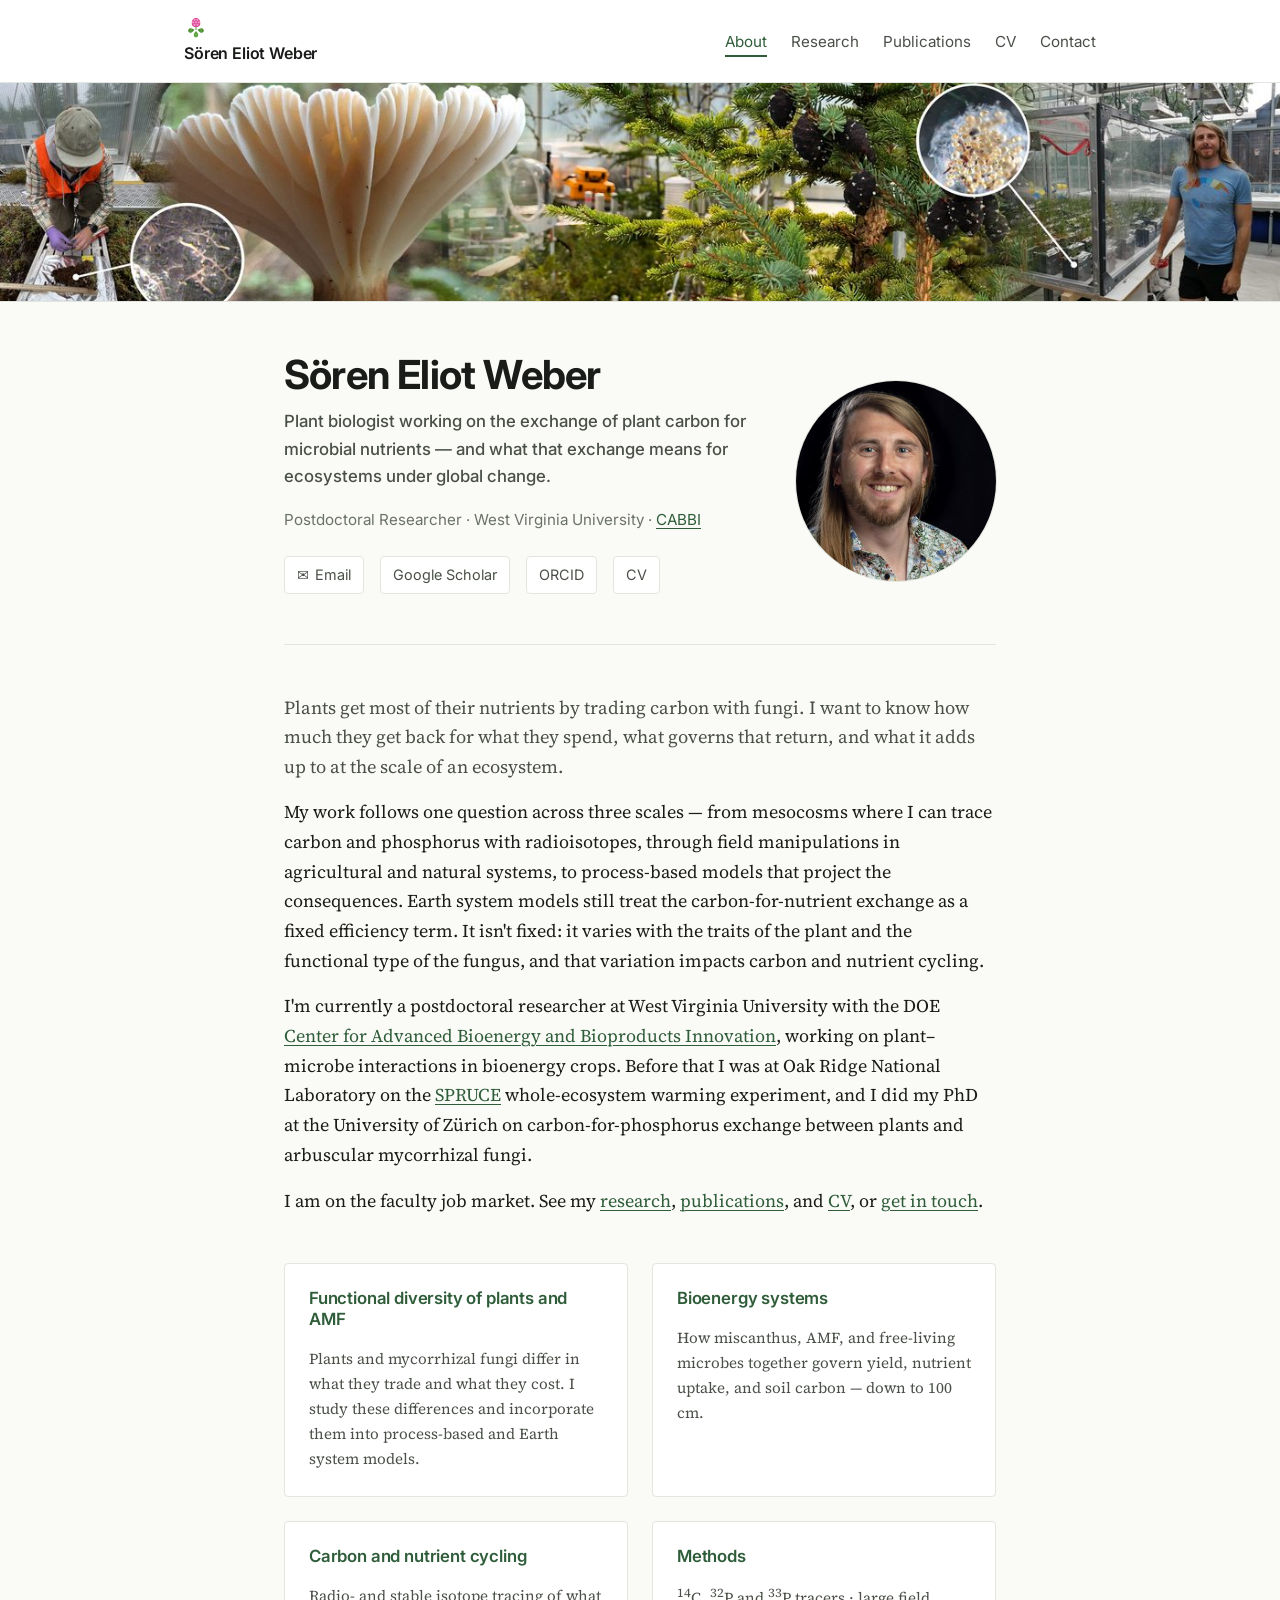
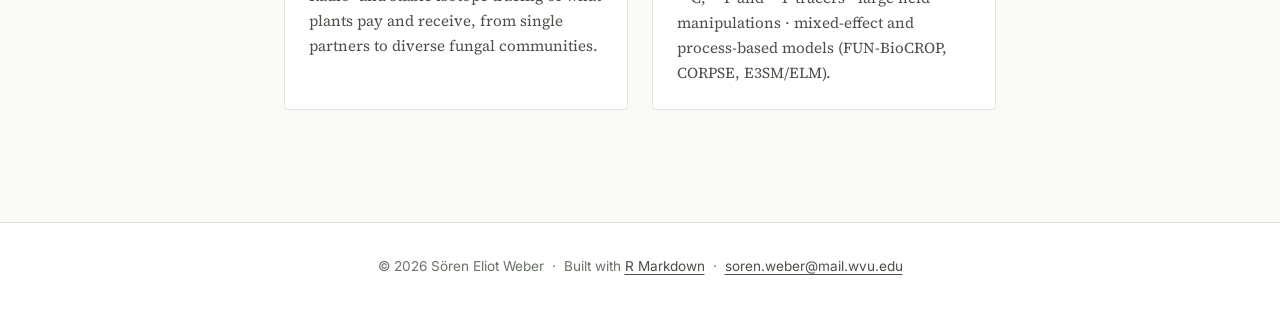
<file: index.html>
<!DOCTYPE html>

<html>

<head>

<meta charset="utf-8" />
<meta name="generator" content="pandoc" />
<meta http-equiv="X-UA-Compatible" content="IE=EDGE" />

<meta name="viewport" content="width=device-width, initial-scale=1" />



<title>Sören Eliot Weber — Plant biologist</title>

<script src="site_libs/header-attrs-2.30/header-attrs.js"></script>
<meta name="description" content="Sören Eliot Weber — Plant biologist studying arbuscular mycorrhizal fungi, plant–soil interactions, and global change ecology.">
<meta name="author" content="Sören Eliot Weber">
<meta name="viewport" content="width=device-width, initial-scale=1">

<!-- Open Graph -->
<meta property="og:title" content="Sören Eliot Weber">
<meta property="og:description" content="Plant biologist studying arbuscular mycorrhizal fungi, plant–soil interactions, and global change ecology.">
<meta property="og:type" content="profile">
<meta property="og:url" content="https://sporenweber.com">

<!-- Web fonts -->
<link rel="preconnect" href="https://fonts.googleapis.com">
<link rel="preconnect" href="https://fonts.gstatic.com" crossorigin>
<link href="https://fonts.googleapis.com/css2?family=Inter:wght@400;500;600;700&family=Source+Serif+4:ital,wght@0,400;0,600;1,400&display=swap" rel="stylesheet">

<!-- Favicon -->
<link rel="icon" type="image/svg+xml" href="images/favicon.svg">
<link rel="icon" type="image/png" sizes="32x32" href="images/favicon-32.png">
<link rel="apple-touch-icon" sizes="180x180" href="images/apple-touch-icon.png">

<style type="text/css">
  code{white-space: pre-wrap;}
  span.smallcaps{font-variant: small-caps;}
  span.underline{text-decoration: underline;}
  div.column{display: inline-block; vertical-align: top; width: 50%;}
  div.hanging-indent{margin-left: 1.5em; text-indent: -1.5em;}
  ul.task-list{list-style: none;}
      .display.math{display: block; text-align: center; margin: 0.5rem auto;}
  </style>







<link rel="stylesheet" href="styles.css" type="text/css" />




</head>

<body>


<a href="#main" class="skip-link">Skip to content</a>

<header class="site-header" role="banner">
  <div class="nav-wrap">
    <a href="index.html" class="nav-brand">
      <img src="images/favicon.svg" alt="" width="24" height="24" class="nav-mark">
      <span>Sören Eliot Weber</span>
    </a>
    <button class="nav-toggle" aria-expanded="false" aria-controls="primary-nav" aria-label="Toggle navigation">☰</button>
    <nav aria-label="Primary">
      <ul class="nav-links" id="primary-nav">
        <li><a href="index.html">About</a></li>
        <li><a href="research.html">Research</a></li>
        <li><a href="publications.html">Publications</a></li>
        <li><a href="cv.html">CV</a></li>
        <li><a href="contact.html">Contact</a></li>
      </ul>
    </nav>
  </div>
</header>





<figure class="site-banner">
<img
  src="images/header-2400.jpg"
  srcset="images/header-800.jpg 800w, images/header-1400.jpg 1400w, images/header-2400.jpg 2400w"
  sizes="100vw"
  alt="Collage of field and glasshouse research: sampling peat cores at the SPRUCE experiment, a close-up of mycorrhizal roots, a mushroom in boreal forest, spruce branches with cones in an experimental chamber, and Sören in a glasshouse."
  width="2400" height="511" fetchpriority="high">
</figure>
<main id="main">
<section class="hero">
<div class="hero-text">
<h1>
Sören Eliot Weber
</h1>
<p class="hero-tagline">
Plant biologist working on the exchange of plant carbon for microbial
nutrients — and what that exchange means for ecosystems under global
change.
</p>
<p class="hero-affil">
Postdoctoral Researcher · West Virginia University ·
<a href="https://cabbi.bio/">CABBI</a>
</p>
<ul class="social-links">
<li>
<a href="mailto:soren.weber@mail.wvu.edu"><span
aria-hidden="true">✉</span> Email</a>
</li>
<li>
<a href="https://scholar.google.com/citations?user=jMzt8eEAAAAJ&hl=en">Google
Scholar</a>
</li>
<li>
<a href="https://orcid.org/0000-0002-6351-5365">ORCID</a>
</li>
<li>
<a href="cv.html">CV</a>
</li>
</ul>
</div>
<div class="hero-photo">
<p><img src="images/headshot-600.jpg"
     srcset="images/headshot-300.jpg 300w, images/headshot-600.jpg 600w"
     sizes="(max-width: 720px) 140px, 200px"
     alt="Sören Eliot Weber" width="600" height="600"></p>
</div>
</section>
<section>
<p class="lead">
Plants get most of their nutrients by trading carbon with fungi. I want
to know how much they get back for what they spend, what governs that
return, and what it adds up to at the scale of an ecosystem.
</p>
<p>
My work follows one question across three scales — from mesocosms where
I can trace carbon and phosphorus with radioisotopes, through field
manipulations in agricultural and natural systems, to process-based
models that project the consequences. Earth system models still treat
the carbon-for-nutrient exchange as a fixed efficiency term. It isn't
fixed: it varies with the traits of the plant and the functional type of
the fungus, and that variation impacts carbon and nutrient cycling.
</p>
<p>
I'm currently a postdoctoral researcher at West Virginia University with
the DOE <a href="https://cabbi.bio/">Center for Advanced Bioenergy and
Bioproducts Innovation</a>, working on plant–microbe interactions in
bioenergy crops. Before that I was at Oak Ridge National Laboratory on
the <a href="https://mnspruce.ornl.gov/">SPRUCE</a> whole-ecosystem
warming experiment, and I did my PhD at the University of Zürich on
carbon-for-phosphorus exchange between plants and arbuscular mycorrhizal
fungi.
</p>
<p>
I am on the faculty job market. See my
<a href="research.html">research</a>,
<a href="publications.html">publications</a>, and
<a href="cv.html">CV</a>, or <a href="contact.html">get in touch</a>.
</p>
</section>
<section>
<div class="research-grid">
<div class="research-card">
<h3>
Functional diversity of plants and AMF
</h3>
<p>
Plants and mycorrhizal fungi differ in what they trade and what they
cost. I study these differences and incorporate them into process-based
and Earth system models.
</p>
</div>
<div class="research-card">
<h3>
Bioenergy systems
</h3>
<p>
How miscanthus, AMF, and free-living microbes together govern yield,
nutrient uptake, and soil carbon — down to 100 cm.
</p>
</div>
<div class="research-card">
<h3>
Carbon and nutrient cycling
</h3>
<p>
Radio- and stable isotope tracing of what plants pay and receive, from
single partners to diverse fungal communities.
</p>
</div>
<div class="research-card">
<h3>
Methods
</h3>
<p>
<sup>14</sup>C, <sup>32</sup>P and <sup>33</sup>P tracers · large field
manipulations · mixed-effect and process-based models (FUN-BioCROP,
CORPSE, E3SM/ELM).
</p>
</div>
</div>
</section>
</main>

<footer class="site-footer" role="contentinfo">
  <p>&copy; <span id="year">2025</span> Sören Eliot Weber &nbsp;·&nbsp;
    Built with <a href="https://rmarkdown.rstudio.com/">R Markdown</a> &nbsp;·&nbsp;
    <a href="mailto:soren.weber@mail.wvu.edu">soren.weber@mail.wvu.edu</a>
  </p>
</footer>

<script>
  // Auto year
  var y = document.getElementById('year');
  if (y) y.textContent = new Date().getFullYear();

  // Mobile nav toggle + active link
  document.addEventListener('DOMContentLoaded', function () {
    var toggle = document.querySelector('.nav-toggle');
    var links  = document.querySelector('.nav-links');
    if (toggle && links) {
      toggle.addEventListener('click', function () {
        var open = links.classList.toggle('open');
        toggle.setAttribute('aria-expanded', open ? 'true' : 'false');
      });
    }
    var here = (window.location.pathname.split('/').pop() || 'index.html').toLowerCase();
    document.querySelectorAll('.nav-links a').forEach(function (a) {
      if ((a.getAttribute('href') || '').toLowerCase() === here) {
        a.classList.add('active');
        a.setAttribute('aria-current', 'page');
      }
    });
  });
</script>


<!-- code folding -->



</body>
</html>
</file>
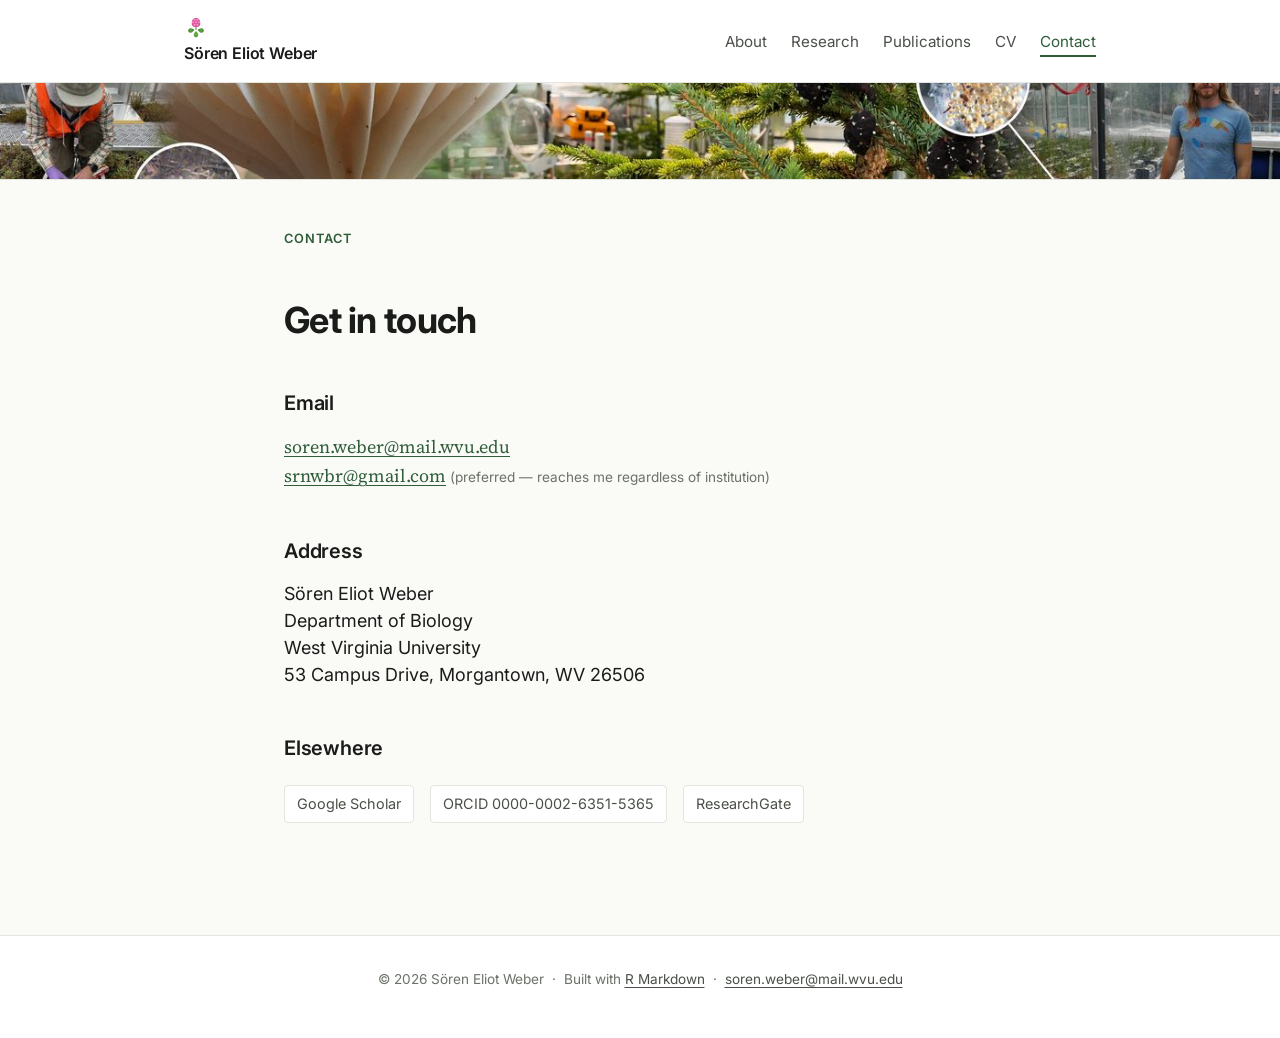
<file: contact.html>
<!DOCTYPE html>

<html>

<head>

<meta charset="utf-8" />
<meta name="generator" content="pandoc" />
<meta http-equiv="X-UA-Compatible" content="IE=EDGE" />

<meta name="viewport" content="width=device-width, initial-scale=1" />



<title>Contact — Sören Eliot Weber</title>

<script src="site_libs/header-attrs-2.30/header-attrs.js"></script>
<meta name="description" content="Sören Eliot Weber — Plant biologist studying arbuscular mycorrhizal fungi, plant–soil interactions, and global change ecology.">
<meta name="author" content="Sören Eliot Weber">
<meta name="viewport" content="width=device-width, initial-scale=1">

<!-- Open Graph -->
<meta property="og:title" content="Sören Eliot Weber">
<meta property="og:description" content="Plant biologist studying arbuscular mycorrhizal fungi, plant–soil interactions, and global change ecology.">
<meta property="og:type" content="profile">
<meta property="og:url" content="https://sporenweber.com">

<!-- Web fonts -->
<link rel="preconnect" href="https://fonts.googleapis.com">
<link rel="preconnect" href="https://fonts.gstatic.com" crossorigin>
<link href="https://fonts.googleapis.com/css2?family=Inter:wght@400;500;600;700&family=Source+Serif+4:ital,wght@0,400;0,600;1,400&display=swap" rel="stylesheet">

<!-- Favicon -->
<link rel="icon" type="image/svg+xml" href="images/favicon.svg">
<link rel="icon" type="image/png" sizes="32x32" href="images/favicon-32.png">
<link rel="apple-touch-icon" sizes="180x180" href="images/apple-touch-icon.png">

<style type="text/css">
  code{white-space: pre-wrap;}
  span.smallcaps{font-variant: small-caps;}
  span.underline{text-decoration: underline;}
  div.column{display: inline-block; vertical-align: top; width: 50%;}
  div.hanging-indent{margin-left: 1.5em; text-indent: -1.5em;}
  ul.task-list{list-style: none;}
      .display.math{display: block; text-align: center; margin: 0.5rem auto;}
  </style>







<link rel="stylesheet" href="styles.css" type="text/css" />




</head>

<body>


<a href="#main" class="skip-link">Skip to content</a>

<header class="site-header" role="banner">
  <div class="nav-wrap">
    <a href="index.html" class="nav-brand">
      <img src="images/favicon.svg" alt="" width="24" height="24" class="nav-mark">
      <span>Sören Eliot Weber</span>
    </a>
    <button class="nav-toggle" aria-expanded="false" aria-controls="primary-nav" aria-label="Toggle navigation">☰</button>
    <nav aria-label="Primary">
      <ul class="nav-links" id="primary-nav">
        <li><a href="index.html">About</a></li>
        <li><a href="research.html">Research</a></li>
        <li><a href="publications.html">Publications</a></li>
        <li><a href="cv.html">CV</a></li>
        <li><a href="contact.html">Contact</a></li>
      </ul>
    </nav>
  </div>
</header>





<figure class="site-banner slim" aria-hidden="true">
<img src="images/header-1400.jpg"
     srcset="images/header-800.jpg 800w, images/header-1400.jpg 1400w"
     sizes="100vw" alt="" width="1400" height="298" loading="lazy">
</figure>
<main id="main">
<p class="section-label">
Contact
</p>
<h1>
Get in touch
</h1>
<section>
<h3 id="email">Email</h3>
<p><a href="mailto:soren.weber@mail.wvu.edu">soren.weber@mail.wvu.edu</a><br>
<a href="mailto:srnwbr@gmail.com">srnwbr@gmail.com</a> <span
class="muted-note">(preferred — reaches me regardless of
institution)</span></p>
<h3 id="address">Address</h3>
<p class="address">
Sören Eliot Weber<br> Department of Biology<br> West Virginia
University<br> 53 Campus Drive, Morgantown, WV 26506
</p>
<h3 id="elsewhere">Elsewhere</h3>
<ul class="social-links">
<li>
<a href="https://scholar.google.com/citations?user=jMzt8eEAAAAJ&hl=en">Google
Scholar</a>
</li>
<li>
<a href="https://orcid.org/0000-0002-6351-5365">ORCID
0000-0002-6351-5365</a>
</li>
<li>
<a href="https://www.researchgate.net/profile/Soeren-Weber">ResearchGate</a>
</li>
</ul>
</section>
</main>

<footer class="site-footer" role="contentinfo">
  <p>&copy; <span id="year">2025</span> Sören Eliot Weber &nbsp;·&nbsp;
    Built with <a href="https://rmarkdown.rstudio.com/">R Markdown</a> &nbsp;·&nbsp;
    <a href="mailto:soren.weber@mail.wvu.edu">soren.weber@mail.wvu.edu</a>
  </p>
</footer>

<script>
  // Auto year
  var y = document.getElementById('year');
  if (y) y.textContent = new Date().getFullYear();

  // Mobile nav toggle + active link
  document.addEventListener('DOMContentLoaded', function () {
    var toggle = document.querySelector('.nav-toggle');
    var links  = document.querySelector('.nav-links');
    if (toggle && links) {
      toggle.addEventListener('click', function () {
        var open = links.classList.toggle('open');
        toggle.setAttribute('aria-expanded', open ? 'true' : 'false');
      });
    }
    var here = (window.location.pathname.split('/').pop() || 'index.html').toLowerCase();
    document.querySelectorAll('.nav-links a').forEach(function (a) {
      if ((a.getAttribute('href') || '').toLowerCase() === here) {
        a.classList.add('active');
        a.setAttribute('aria-current', 'page');
      }
    });
  });
</script>


<!-- code folding -->



</body>
</html>
</file>
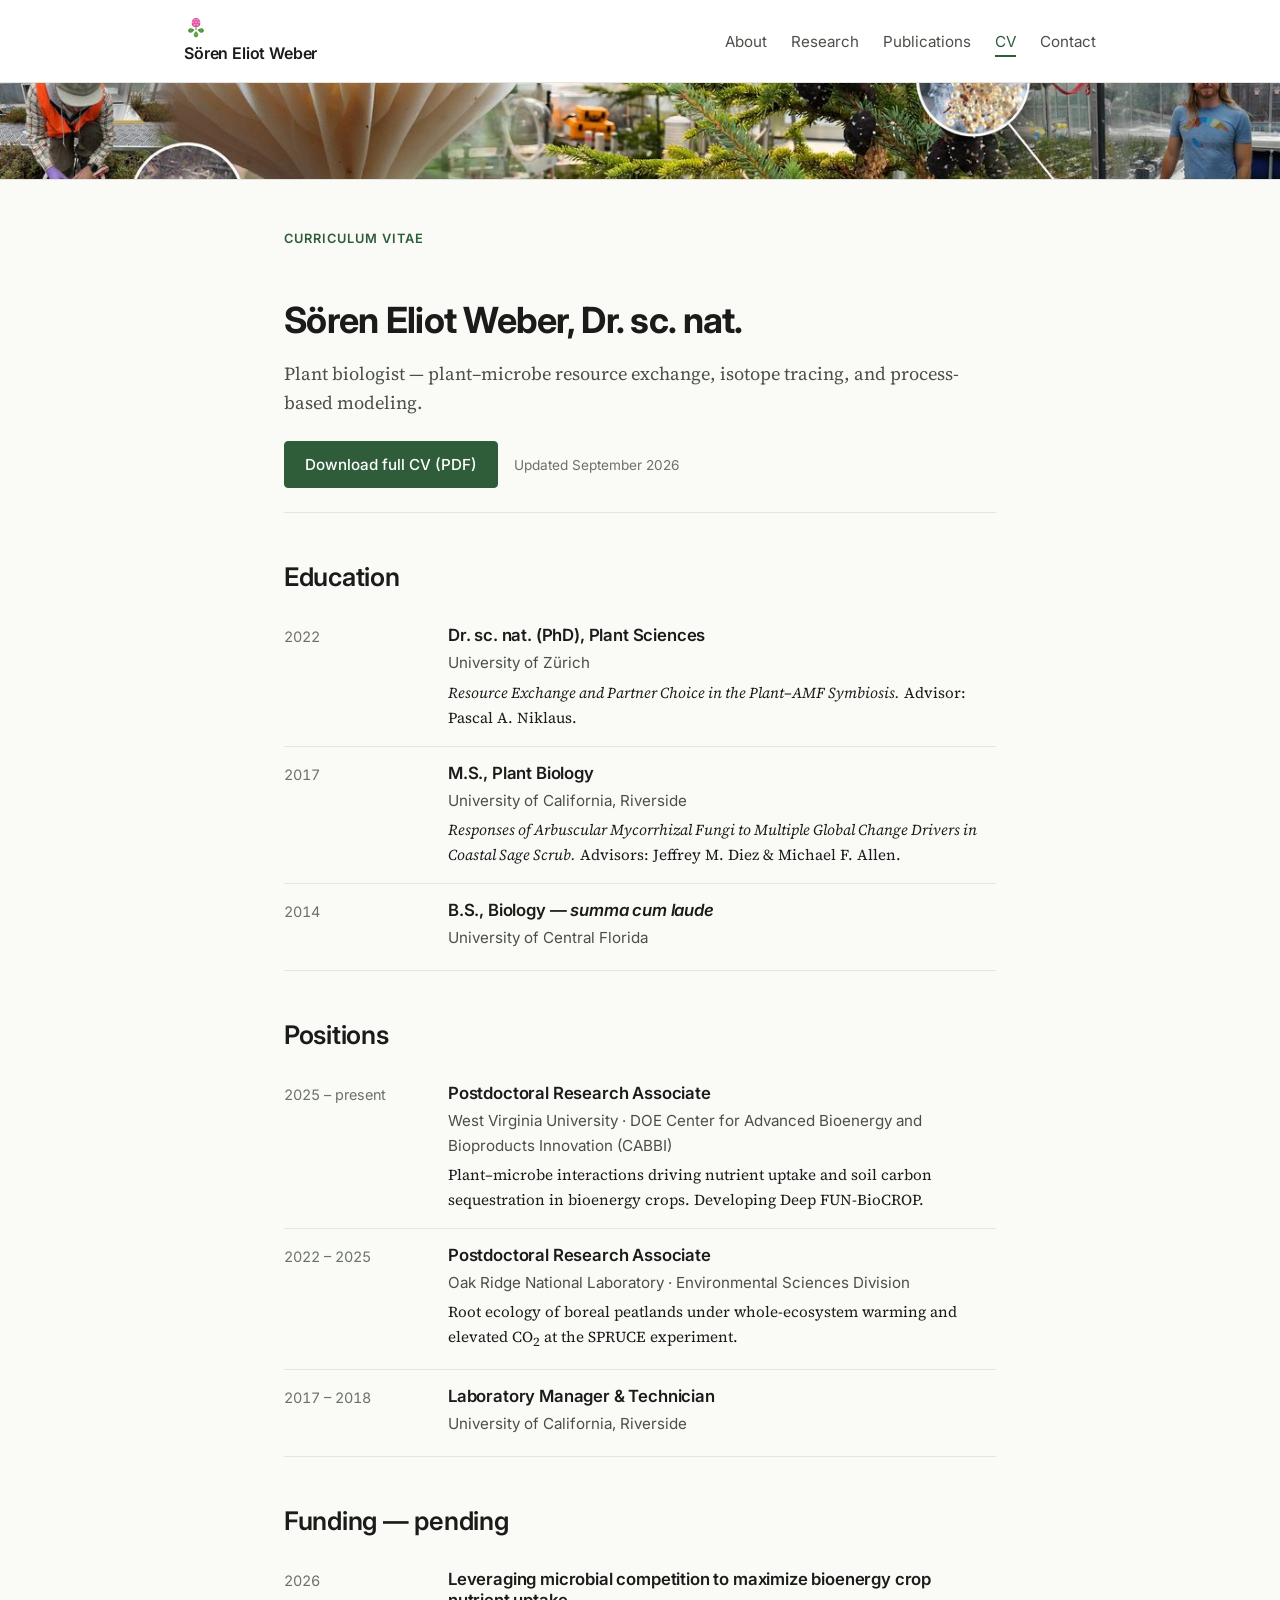
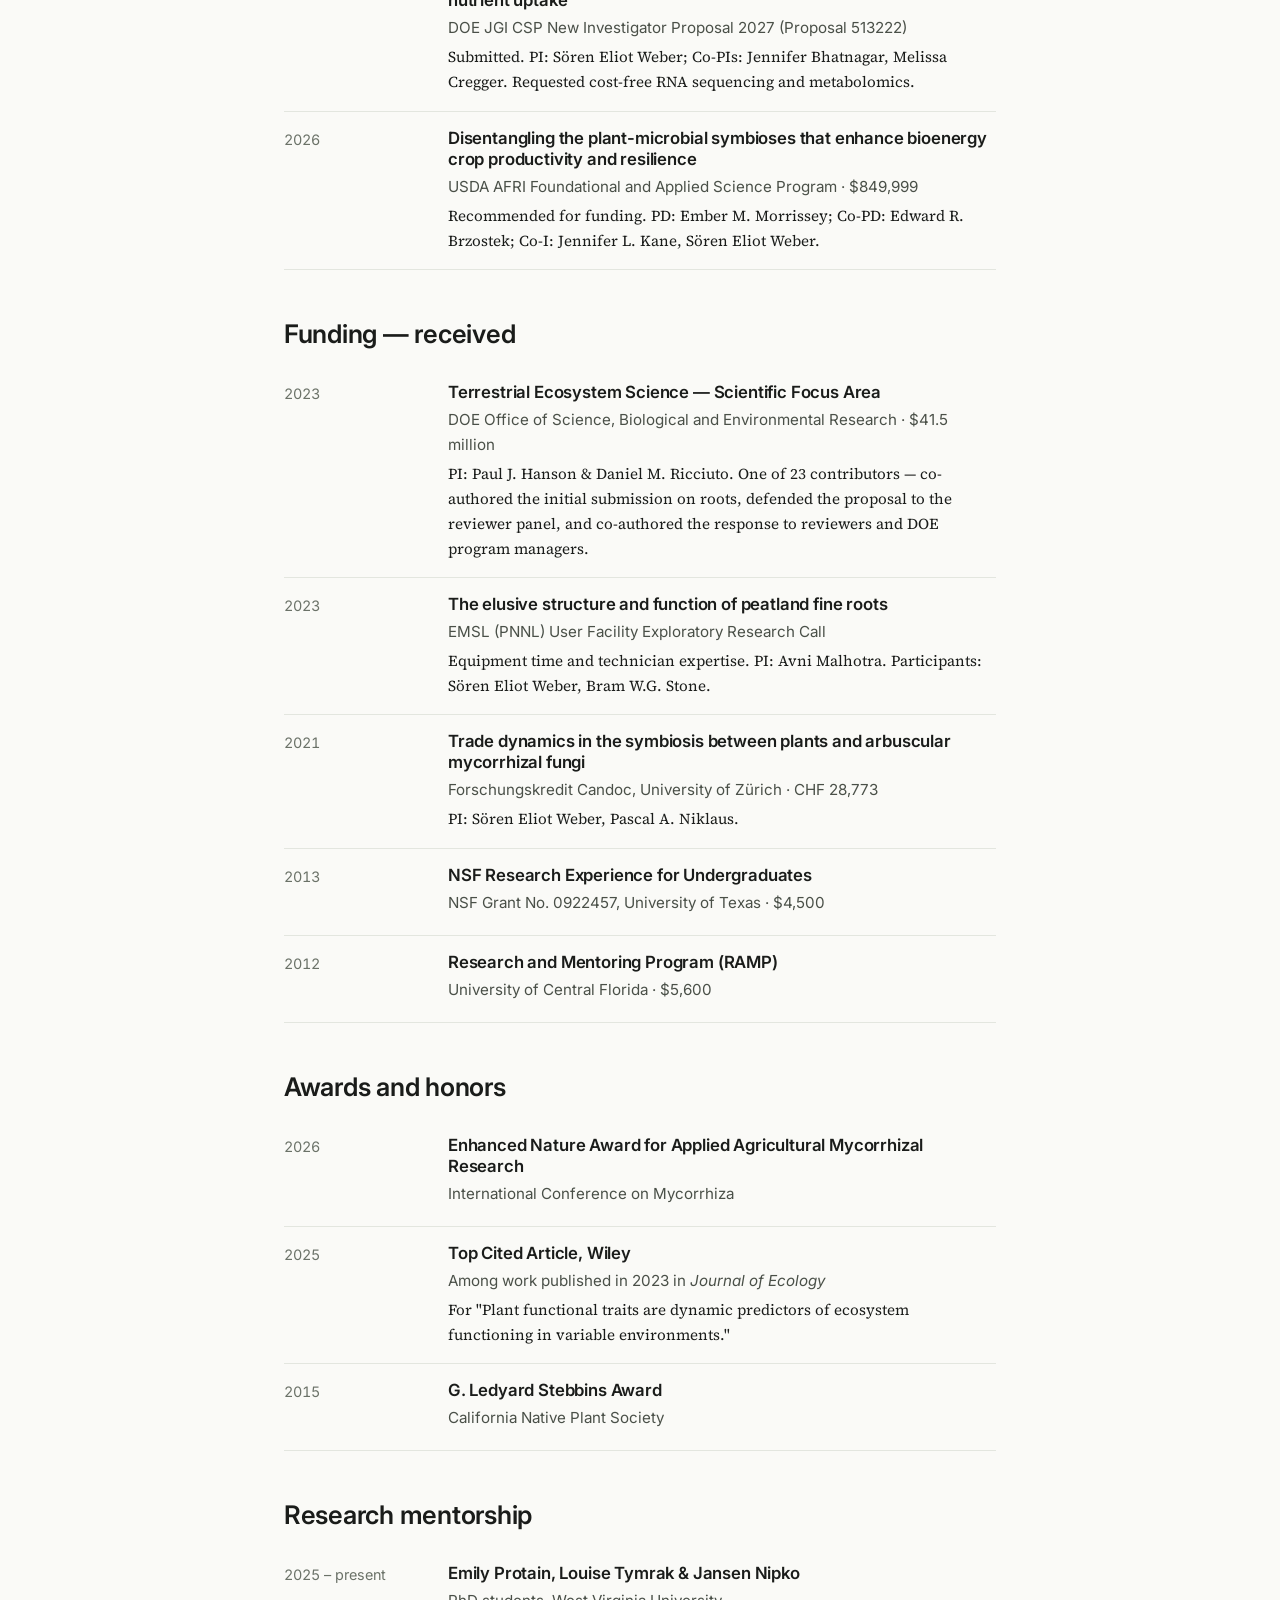
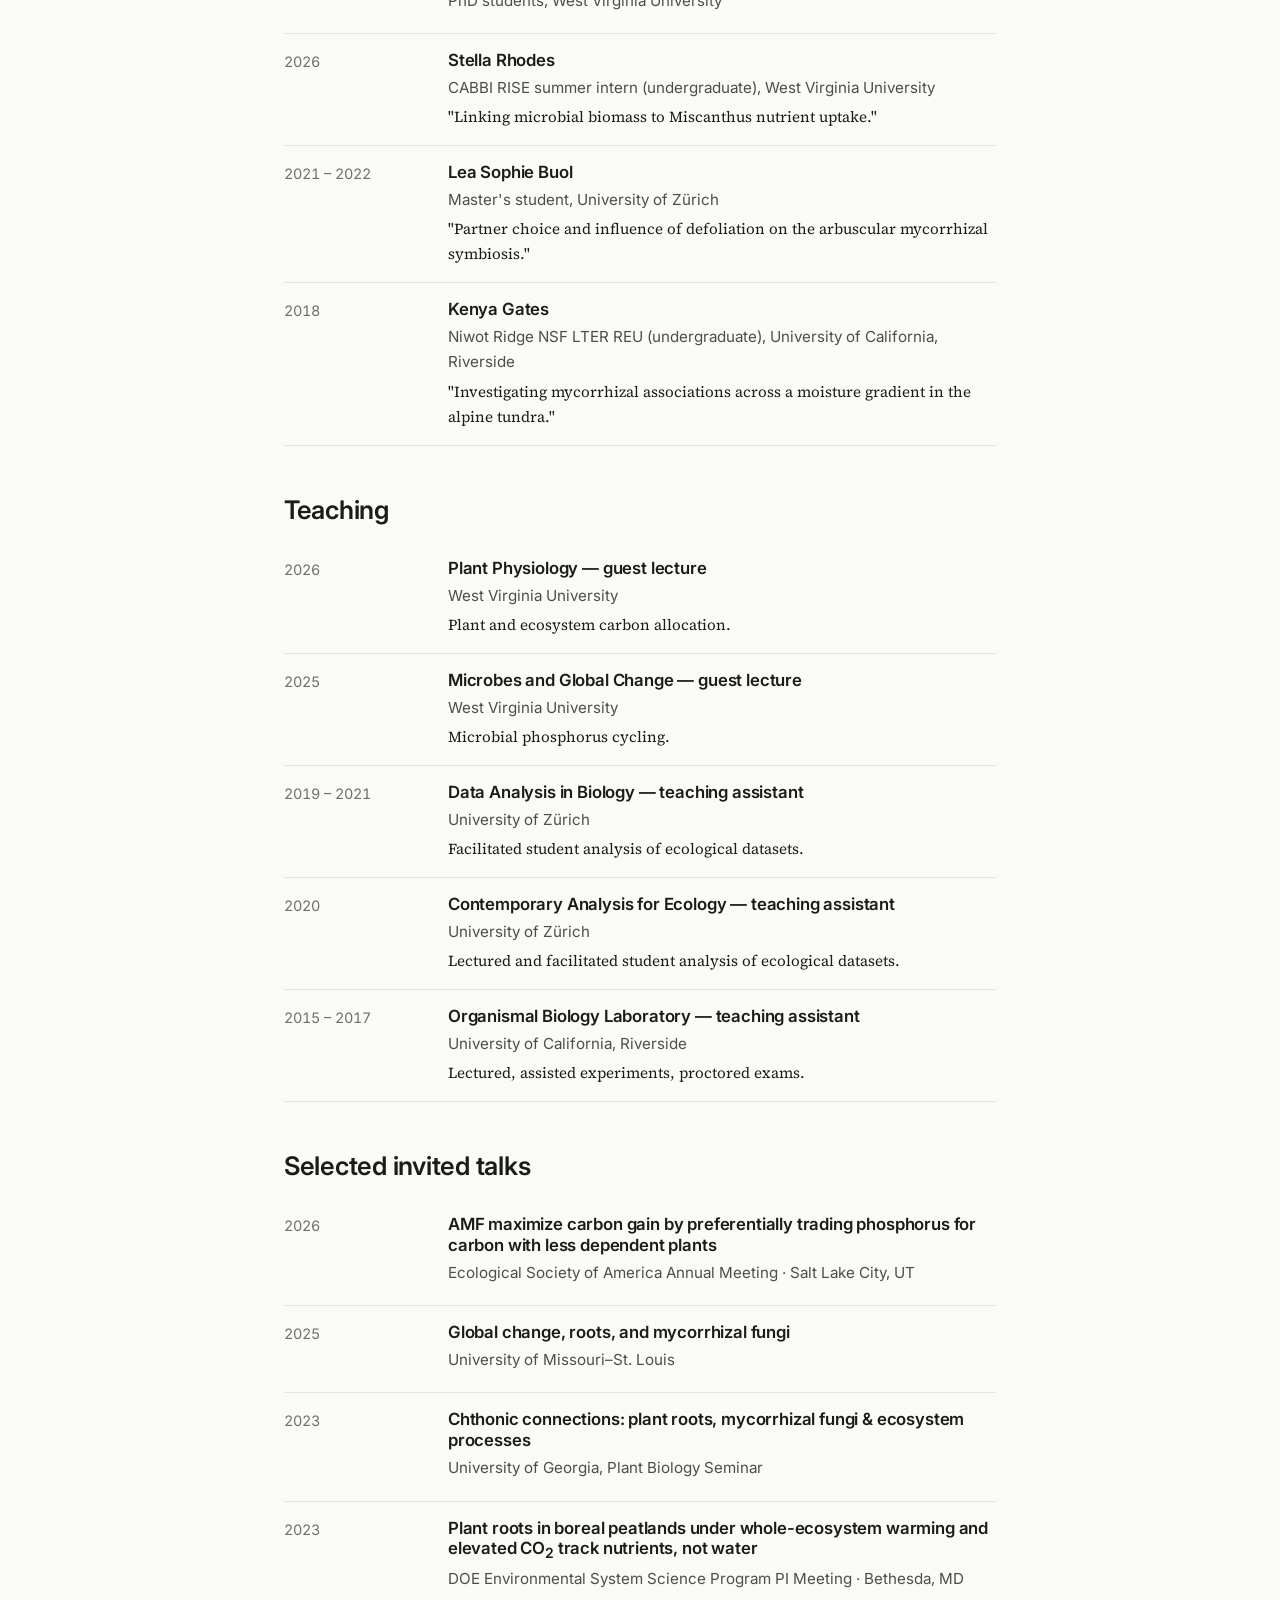
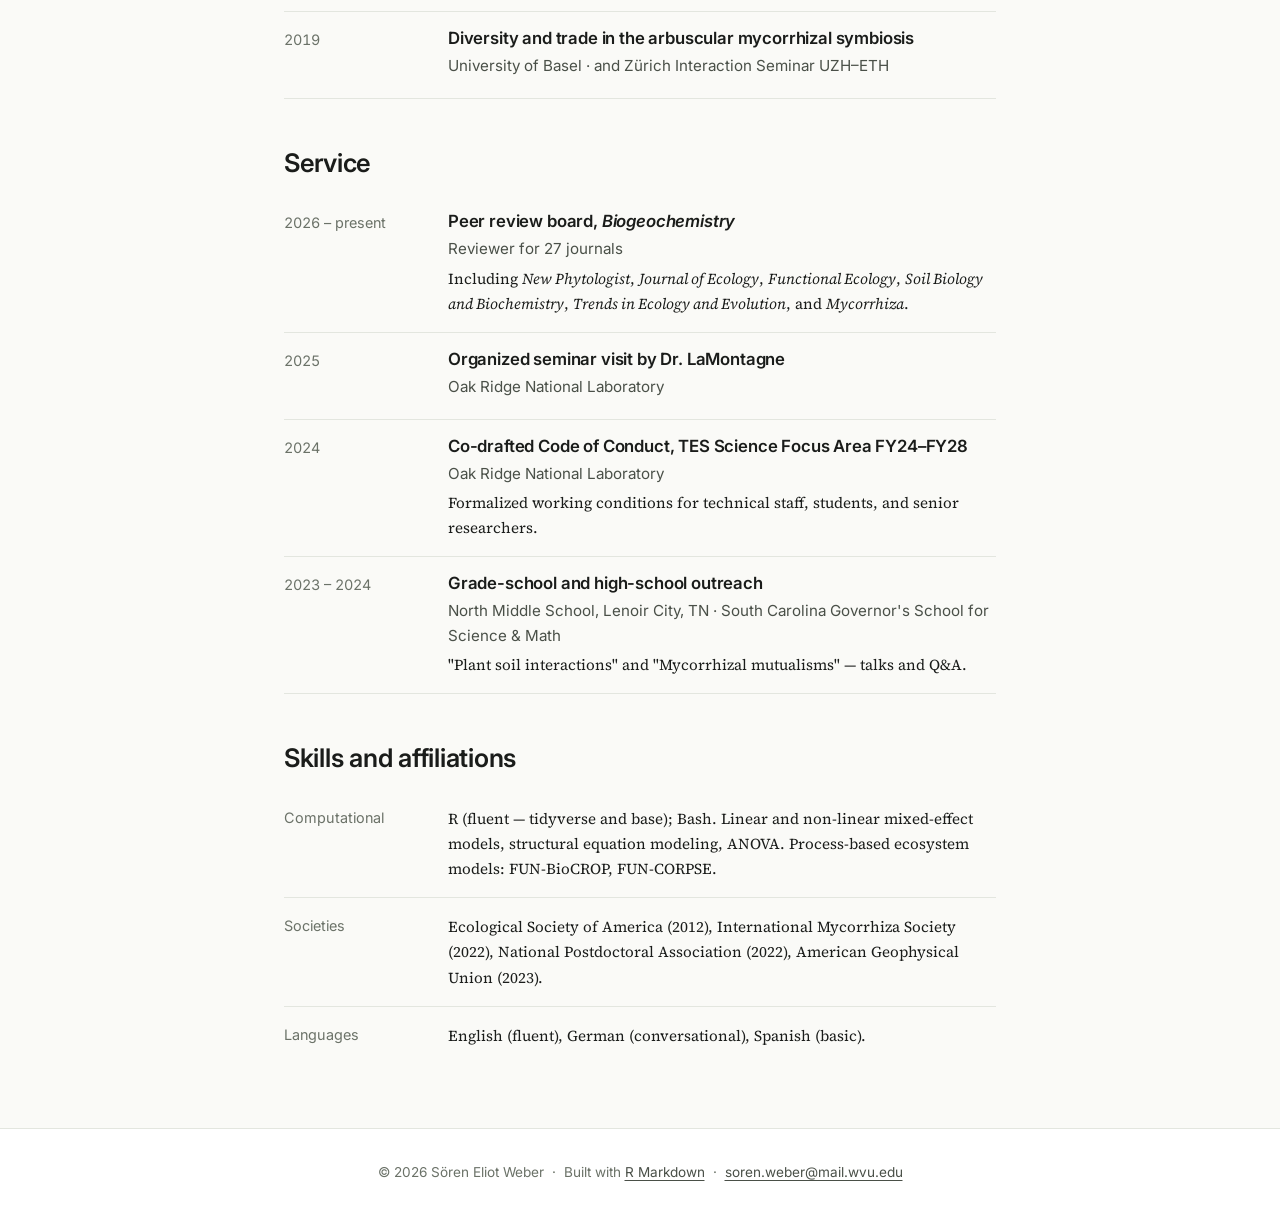
<file: cv.html>
<!DOCTYPE html>

<html>

<head>

<meta charset="utf-8" />
<meta name="generator" content="pandoc" />
<meta http-equiv="X-UA-Compatible" content="IE=EDGE" />

<meta name="viewport" content="width=device-width, initial-scale=1" />



<title>CV — Sören Eliot Weber</title>

<script src="site_libs/header-attrs-2.30/header-attrs.js"></script>
<meta name="description" content="Sören Eliot Weber — Plant biologist studying arbuscular mycorrhizal fungi, plant–soil interactions, and global change ecology.">
<meta name="author" content="Sören Eliot Weber">
<meta name="viewport" content="width=device-width, initial-scale=1">

<!-- Open Graph -->
<meta property="og:title" content="Sören Eliot Weber">
<meta property="og:description" content="Plant biologist studying arbuscular mycorrhizal fungi, plant–soil interactions, and global change ecology.">
<meta property="og:type" content="profile">
<meta property="og:url" content="https://sporenweber.com">

<!-- Web fonts -->
<link rel="preconnect" href="https://fonts.googleapis.com">
<link rel="preconnect" href="https://fonts.gstatic.com" crossorigin>
<link href="https://fonts.googleapis.com/css2?family=Inter:wght@400;500;600;700&family=Source+Serif+4:ital,wght@0,400;0,600;1,400&display=swap" rel="stylesheet">

<!-- Favicon -->
<link rel="icon" type="image/svg+xml" href="images/favicon.svg">
<link rel="icon" type="image/png" sizes="32x32" href="images/favicon-32.png">
<link rel="apple-touch-icon" sizes="180x180" href="images/apple-touch-icon.png">

<style type="text/css">
  code{white-space: pre-wrap;}
  span.smallcaps{font-variant: small-caps;}
  span.underline{text-decoration: underline;}
  div.column{display: inline-block; vertical-align: top; width: 50%;}
  div.hanging-indent{margin-left: 1.5em; text-indent: -1.5em;}
  ul.task-list{list-style: none;}
      .display.math{display: block; text-align: center; margin: 0.5rem auto;}
  </style>







<link rel="stylesheet" href="styles.css" type="text/css" />




</head>

<body>


<a href="#main" class="skip-link">Skip to content</a>

<header class="site-header" role="banner">
  <div class="nav-wrap">
    <a href="index.html" class="nav-brand">
      <img src="images/favicon.svg" alt="" width="24" height="24" class="nav-mark">
      <span>Sören Eliot Weber</span>
    </a>
    <button class="nav-toggle" aria-expanded="false" aria-controls="primary-nav" aria-label="Toggle navigation">☰</button>
    <nav aria-label="Primary">
      <ul class="nav-links" id="primary-nav">
        <li><a href="index.html">About</a></li>
        <li><a href="research.html">Research</a></li>
        <li><a href="publications.html">Publications</a></li>
        <li><a href="cv.html">CV</a></li>
        <li><a href="contact.html">Contact</a></li>
      </ul>
    </nav>
  </div>
</header>





<figure class="site-banner slim" aria-hidden="true">
<img src="images/header-1400.jpg"
     srcset="images/header-800.jpg 800w, images/header-1400.jpg 1400w"
     sizes="100vw" alt="" width="1400" height="298" loading="lazy">
</figure>
<main id="main">
<p class="section-label">
Curriculum Vitae
</p>
<h1>
Sören Eliot Weber, Dr. sc. nat.
</h1>
<p class="lead">
Plant biologist — plant–microbe resource exchange, isotope tracing, and
process-based modeling.
</p>
<p class="cv-download">
<a href="cv.pdf" class="button-link">Download full CV (PDF)</a> <span
class="cv-updated">Updated September 2026</span>
</p>
<h2 id="education">Education</h2>
<div class="cv-entry">
<div class="cv-date">
2022
</div>
<div class="cv-body">
<h3>
Dr. sc. nat. (PhD), Plant Sciences
</h3>
<div class="cv-org">
University of Zürich
</div>
<p>
<em>Resource Exchange and Partner Choice in the Plant–AMF
Symbiosis.</em> Advisor: Pascal A. Niklaus.
</p>
</div>
</div>
<div class="cv-entry">
<div class="cv-date">
2017
</div>
<div class="cv-body">
<h3>
M.S., Plant Biology
</h3>
<div class="cv-org">
University of California, Riverside
</div>
<p>
<em>Responses of Arbuscular Mycorrhizal Fungi to Multiple Global Change
Drivers in Coastal Sage Scrub.</em> Advisors: Jeffrey M. Diez &amp;
Michael F. Allen.
</p>
</div>
</div>
<div class="cv-entry">
<div class="cv-date">
2014
</div>
<div class="cv-body">
<h3>
B.S., Biology — <em>summa cum laude</em>
</h3>
<div class="cv-org">
University of Central Florida
</div>
</div>
</div>
<h2 id="positions">Positions</h2>
<div class="cv-entry">
<div class="cv-date">
2025 – present
</div>
<div class="cv-body">
<h3>
Postdoctoral Research Associate
</h3>
<div class="cv-org">
West Virginia University · DOE Center for Advanced Bioenergy and
Bioproducts Innovation (CABBI)
</div>
<p>
Plant–microbe interactions driving nutrient uptake and soil carbon
sequestration in bioenergy crops. Developing Deep FUN-BioCROP.
</p>
</div>
</div>
<div class="cv-entry">
<div class="cv-date">
2022 – 2025
</div>
<div class="cv-body">
<h3>
Postdoctoral Research Associate
</h3>
<div class="cv-org">
Oak Ridge National Laboratory · Environmental Sciences Division
</div>
<p>
Root ecology of boreal peatlands under whole-ecosystem warming and
elevated CO<sub>2</sub> at the SPRUCE experiment.
</p>
</div>
</div>
<div class="cv-entry">
<div class="cv-date">
2017 – 2018
</div>
<div class="cv-body">
<h3>
Laboratory Manager &amp; Technician
</h3>
<div class="cv-org">
University of California, Riverside
</div>
</div>
</div>
<h2 id="funding-pending">Funding — pending</h2>
<div class="cv-entry">
<div class="cv-date">
2026
</div>
<div class="cv-body">
<h3>
Leveraging microbial competition to maximize bioenergy crop nutrient
uptake
</h3>
<div class="cv-org">
DOE JGI CSP New Investigator Proposal 2027 (Proposal 513222)
</div>
<p>
Submitted. PI: Sören Eliot Weber; Co-PIs: Jennifer Bhatnagar, Melissa
Cregger. Requested cost-free RNA sequencing and metabolomics.
</p>
</div>
</div>
<div class="cv-entry">
<div class="cv-date">
2026
</div>
<div class="cv-body">
<h3>
Disentangling the plant-microbial symbioses that enhance bioenergy crop
productivity and resilience
</h3>
<div class="cv-org">
USDA AFRI Foundational and Applied Science Program · $849,999
</div>
<p>
Recommended for funding. PD: Ember M. Morrissey; Co-PD: Edward R.
Brzostek; Co-I: Jennifer L. Kane, Sören Eliot Weber.
</p>
</div>
</div>
<h2 id="funding-received">Funding — received</h2>
<div class="cv-entry">
<div class="cv-date">
2023
</div>
<div class="cv-body">
<h3>
Terrestrial Ecosystem Science — Scientific Focus Area
</h3>
<div class="cv-org">
DOE Office of Science, Biological and Environmental Research · $41.5
million
</div>
<p>
PI: Paul J. Hanson &amp; Daniel M. Ricciuto. One of 23 contributors —
co-authored the initial submission on roots, defended the proposal to
the reviewer panel, and co-authored the response to reviewers and DOE
program managers.
</p>
</div>
</div>
<div class="cv-entry">
<div class="cv-date">
2023
</div>
<div class="cv-body">
<h3>
The elusive structure and function of peatland fine roots
</h3>
<div class="cv-org">
EMSL (PNNL) User Facility Exploratory Research Call
</div>
<p>
Equipment time and technician expertise. PI: Avni Malhotra.
Participants: Sören Eliot Weber, Bram W.G. Stone.
</p>
</div>
</div>
<div class="cv-entry">
<div class="cv-date">
2021
</div>
<div class="cv-body">
<h3>
Trade dynamics in the symbiosis between plants and arbuscular
mycorrhizal fungi
</h3>
<div class="cv-org">
Forschungskredit Candoc, University of Zürich · CHF 28,773
</div>
<p>
PI: Sören Eliot Weber, Pascal A. Niklaus.
</p>
</div>
</div>
<div class="cv-entry">
<div class="cv-date">
2013
</div>
<div class="cv-body">
<h3>
NSF Research Experience for Undergraduates
</h3>
<div class="cv-org">
NSF Grant No. 0922457, University of Texas · $4,500
</div>
</div>
</div>
<div class="cv-entry">
<div class="cv-date">
2012
</div>
<div class="cv-body">
<h3>
Research and Mentoring Program (RAMP)
</h3>
<div class="cv-org">
University of Central Florida · $5,600
</div>
</div>
</div>
<h2 id="awards-and-honors">Awards and honors</h2>
<div class="cv-entry">
<div class="cv-date">
2026
</div>
<div class="cv-body">
<h3>
Enhanced Nature Award for Applied Agricultural Mycorrhizal Research
</h3>
<div class="cv-org">
International Conference on Mycorrhiza
</div>
</div>
</div>
<div class="cv-entry">
<div class="cv-date">
2025
</div>
<div class="cv-body">
<h3>
Top Cited Article, Wiley
</h3>
<div class="cv-org">
Among work published in 2023 in <em>Journal of Ecology</em>
</div>
<p>
For "Plant functional traits are dynamic predictors of ecosystem
functioning in variable environments."
</p>
</div>
</div>
<div class="cv-entry">
<div class="cv-date">
2015
</div>
<div class="cv-body">
<h3>
G. Ledyard Stebbins Award
</h3>
<div class="cv-org">
California Native Plant Society
</div>
</div>
</div>
<h2 id="research-mentorship">Research mentorship</h2>
<div class="cv-entry">
<div class="cv-date">
2025 – present
</div>
<div class="cv-body">
<h3>
Emily Protain, Louise Tymrak &amp; Jansen Nipko
</h3>
<div class="cv-org">
PhD students, West Virginia University
</div>
</div>
</div>
<div class="cv-entry">
<div class="cv-date">
2026
</div>
<div class="cv-body">
<h3>
Stella Rhodes
</h3>
<div class="cv-org">
CABBI RISE summer intern (undergraduate), West Virginia University
</div>
<p>
"Linking microbial biomass to Miscanthus nutrient uptake."
</p>
</div>
</div>
<div class="cv-entry">
<div class="cv-date">
2021 – 2022
</div>
<div class="cv-body">
<h3>
Lea Sophie Buol
</h3>
<div class="cv-org">
Master's student, University of Zürich
</div>
<p>
"Partner choice and influence of defoliation on the arbuscular
mycorrhizal symbiosis."
</p>
</div>
</div>
<div class="cv-entry">
<div class="cv-date">
2018
</div>
<div class="cv-body">
<h3>
Kenya Gates
</h3>
<div class="cv-org">
Niwot Ridge NSF LTER REU (undergraduate), University of California,
Riverside
</div>
<p>
"Investigating mycorrhizal associations across a moisture gradient in
the alpine tundra."
</p>
</div>
</div>
<h2 id="teaching">Teaching</h2>
<div class="cv-entry">
<div class="cv-date">
2026
</div>
<div class="cv-body">
<h3>
Plant Physiology — guest lecture
</h3>
<div class="cv-org">
West Virginia University
</div>
<p>
Plant and ecosystem carbon allocation.
</p>
</div>
</div>
<div class="cv-entry">
<div class="cv-date">
2025
</div>
<div class="cv-body">
<h3>
Microbes and Global Change — guest lecture
</h3>
<div class="cv-org">
West Virginia University
</div>
<p>
Microbial phosphorus cycling.
</p>
</div>
</div>
<div class="cv-entry">
<div class="cv-date">
2019 – 2021
</div>
<div class="cv-body">
<h3>
Data Analysis in Biology — teaching assistant
</h3>
<div class="cv-org">
University of Zürich
</div>
<p>
Facilitated student analysis of ecological datasets.
</p>
</div>
</div>
<div class="cv-entry">
<div class="cv-date">
2020
</div>
<div class="cv-body">
<h3>
Contemporary Analysis for Ecology — teaching assistant
</h3>
<div class="cv-org">
University of Zürich
</div>
<p>
Lectured and facilitated student analysis of ecological datasets.
</p>
</div>
</div>
<div class="cv-entry">
<div class="cv-date">
2015 – 2017
</div>
<div class="cv-body">
<h3>
Organismal Biology Laboratory — teaching assistant
</h3>
<div class="cv-org">
University of California, Riverside
</div>
<p>
Lectured, assisted experiments, proctored exams.
</p>
</div>
</div>
<h2 id="selected-invited-talks">Selected invited talks</h2>
<div class="cv-entry">
<div class="cv-date">
2026
</div>
<div class="cv-body">
<h3>
AMF maximize carbon gain by preferentially trading phosphorus for carbon
with less dependent plants
</h3>
<div class="cv-org">
Ecological Society of America Annual Meeting · Salt Lake City, UT
</div>
</div>
</div>
<div class="cv-entry">
<div class="cv-date">
2025
</div>
<div class="cv-body">
<h3>
Global change, roots, and mycorrhizal fungi
</h3>
<div class="cv-org">
University of Missouri–St. Louis
</div>
</div>
</div>
<div class="cv-entry">
<div class="cv-date">
2023
</div>
<div class="cv-body">
<h3>
Chthonic connections: plant roots, mycorrhizal fungi &amp; ecosystem
processes
</h3>
<div class="cv-org">
University of Georgia, Plant Biology Seminar
</div>
</div>
</div>
<div class="cv-entry">
<div class="cv-date">
2023
</div>
<div class="cv-body">
<h3>
Plant roots in boreal peatlands under whole-ecosystem warming and
elevated CO<sub>2</sub> track nutrients, not water
</h3>
<div class="cv-org">
DOE Environmental System Science Program PI Meeting · Bethesda, MD
</div>
</div>
</div>
<div class="cv-entry">
<div class="cv-date">
2019
</div>
<div class="cv-body">
<h3>
Diversity and trade in the arbuscular mycorrhizal symbiosis
</h3>
<div class="cv-org">
University of Basel · and Zürich Interaction Seminar UZH–ETH
</div>
</div>
</div>
<h2 id="service">Service</h2>
<div class="cv-entry">
<div class="cv-date">
2026 – present
</div>
<div class="cv-body">
<h3>
Peer review board, <em>Biogeochemistry</em>
</h3>
<div class="cv-org">
Reviewer for 27 journals
</div>
<p>
Including <em>New Phytologist</em>, <em>Journal of Ecology</em>,
<em>Functional Ecology</em>, <em>Soil Biology and Biochemistry</em>,
<em>Trends in Ecology and Evolution</em>, and <em>Mycorrhiza</em>.
</p>
</div>
</div>
<div class="cv-entry">
<div class="cv-date">
2025
</div>
<div class="cv-body">
<h3>
Organized seminar visit by Dr. LaMontagne
</h3>
<div class="cv-org">
Oak Ridge National Laboratory
</div>
</div>
</div>
<div class="cv-entry">
<div class="cv-date">
2024
</div>
<div class="cv-body">
<h3>
Co-drafted Code of Conduct, TES Science Focus Area FY24–FY28
</h3>
<div class="cv-org">
Oak Ridge National Laboratory
</div>
<p>
Formalized working conditions for technical staff, students, and senior
researchers.
</p>
</div>
</div>
<div class="cv-entry">
<div class="cv-date">
2023 – 2024
</div>
<div class="cv-body">
<h3>
Grade-school and high-school outreach
</h3>
<div class="cv-org">
North Middle School, Lenoir City, TN · South Carolina Governor's School
for Science &amp; Math
</div>
<p>
"Plant soil interactions" and "Mycorrhizal mutualisms" — talks and
Q&amp;A.
</p>
</div>
</div>
<h2 id="skills-and-affiliations">Skills and affiliations</h2>
<div class="cv-entry">
<div class="cv-date">
Computational
</div>
<div class="cv-body">
<p>
R (fluent — tidyverse and base); Bash. Linear and non-linear
mixed-effect models, structural equation modeling, ANOVA. Process-based
ecosystem models: FUN-BioCROP, FUN-CORPSE.
</p>
</div>
</div>
<div class="cv-entry">
<div class="cv-date">
Societies
</div>
<div class="cv-body">
<p>
Ecological Society of America (2012), International Mycorrhiza Society
(2022), National Postdoctoral Association (2022), American Geophysical
Union (2023).
</p>
</div>
</div>
<div class="cv-entry">
<div class="cv-date">
Languages
</div>
<div class="cv-body">
<p>
English (fluent), German (conversational), Spanish (basic).
</p>
</div>
</div>
</main>

<footer class="site-footer" role="contentinfo">
  <p>&copy; <span id="year">2025</span> Sören Eliot Weber &nbsp;·&nbsp;
    Built with <a href="https://rmarkdown.rstudio.com/">R Markdown</a> &nbsp;·&nbsp;
    <a href="mailto:soren.weber@mail.wvu.edu">soren.weber@mail.wvu.edu</a>
  </p>
</footer>

<script>
  // Auto year
  var y = document.getElementById('year');
  if (y) y.textContent = new Date().getFullYear();

  // Mobile nav toggle + active link
  document.addEventListener('DOMContentLoaded', function () {
    var toggle = document.querySelector('.nav-toggle');
    var links  = document.querySelector('.nav-links');
    if (toggle && links) {
      toggle.addEventListener('click', function () {
        var open = links.classList.toggle('open');
        toggle.setAttribute('aria-expanded', open ? 'true' : 'false');
      });
    }
    var here = (window.location.pathname.split('/').pop() || 'index.html').toLowerCase();
    document.querySelectorAll('.nav-links a').forEach(function (a) {
      if ((a.getAttribute('href') || '').toLowerCase() === here) {
        a.classList.add('active');
        a.setAttribute('aria-current', 'page');
      }
    });
  });
</script>


<!-- code folding -->



</body>
</html>
</file>
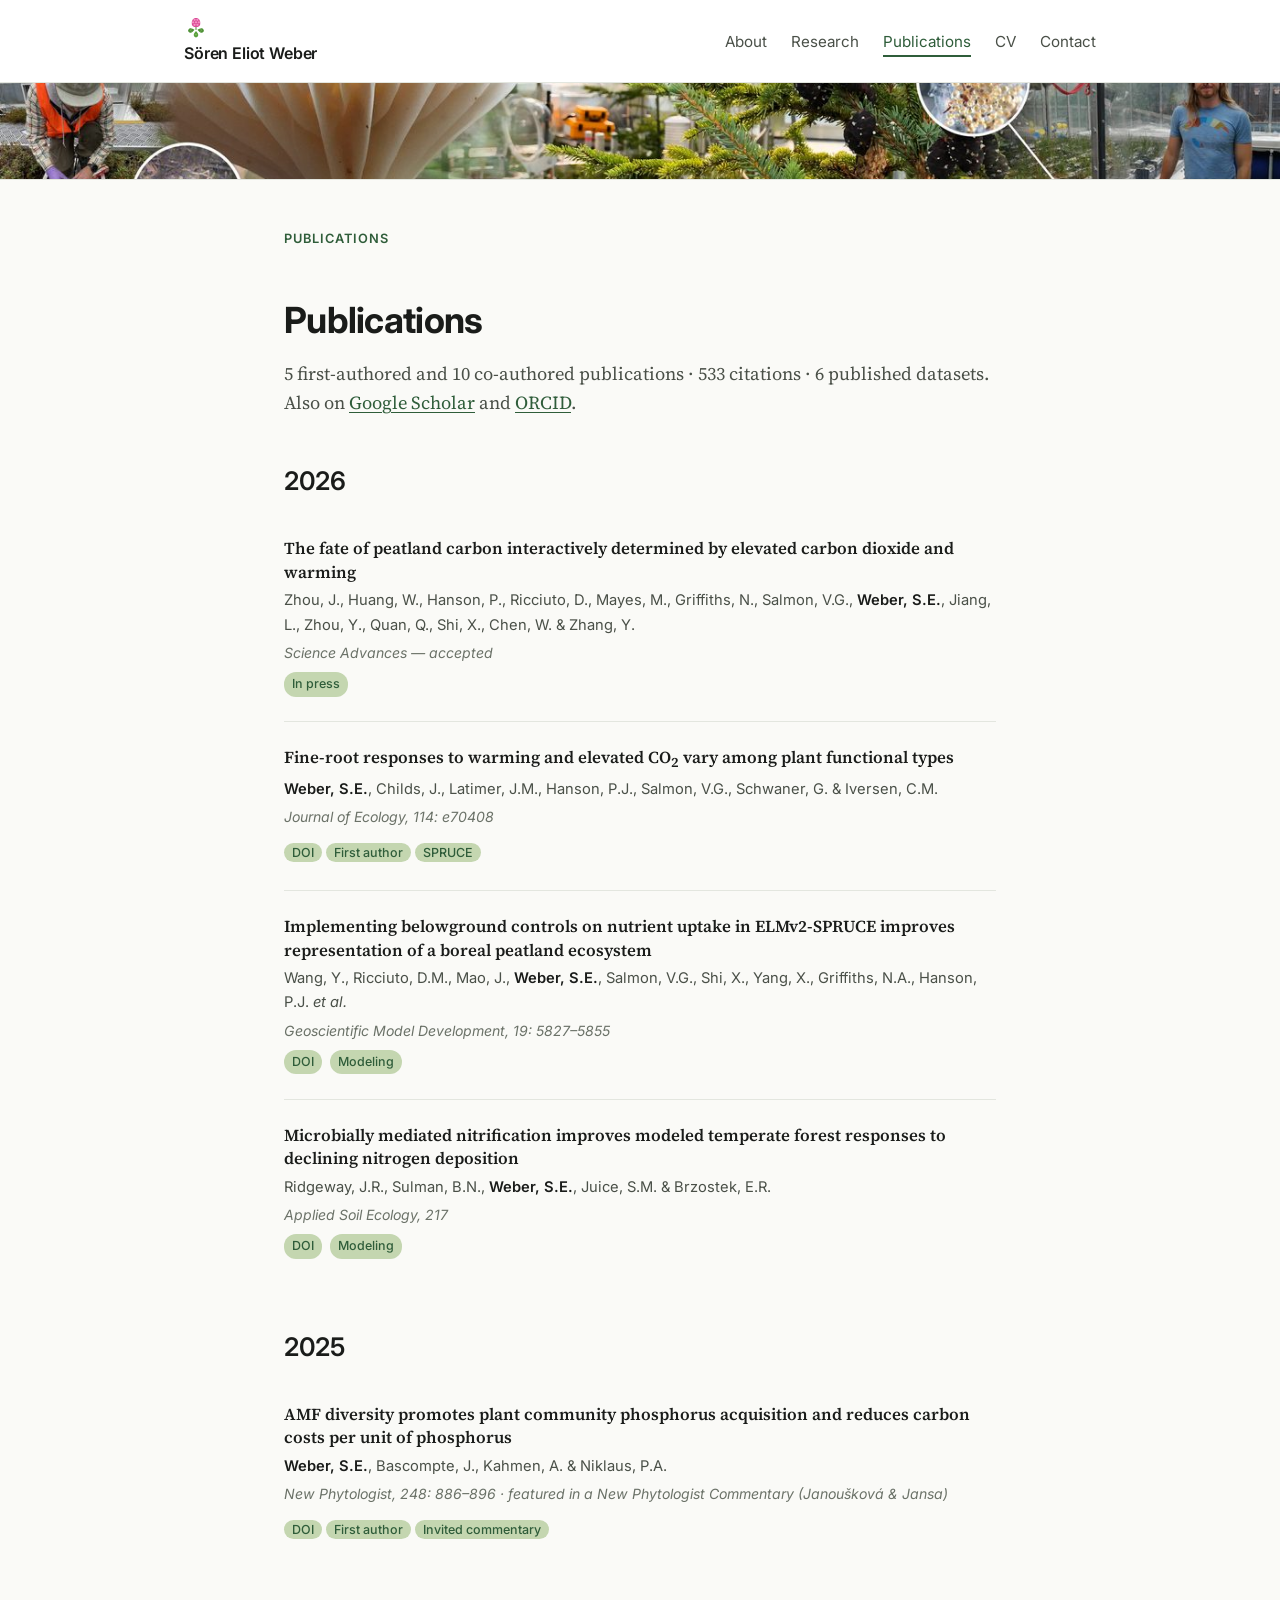
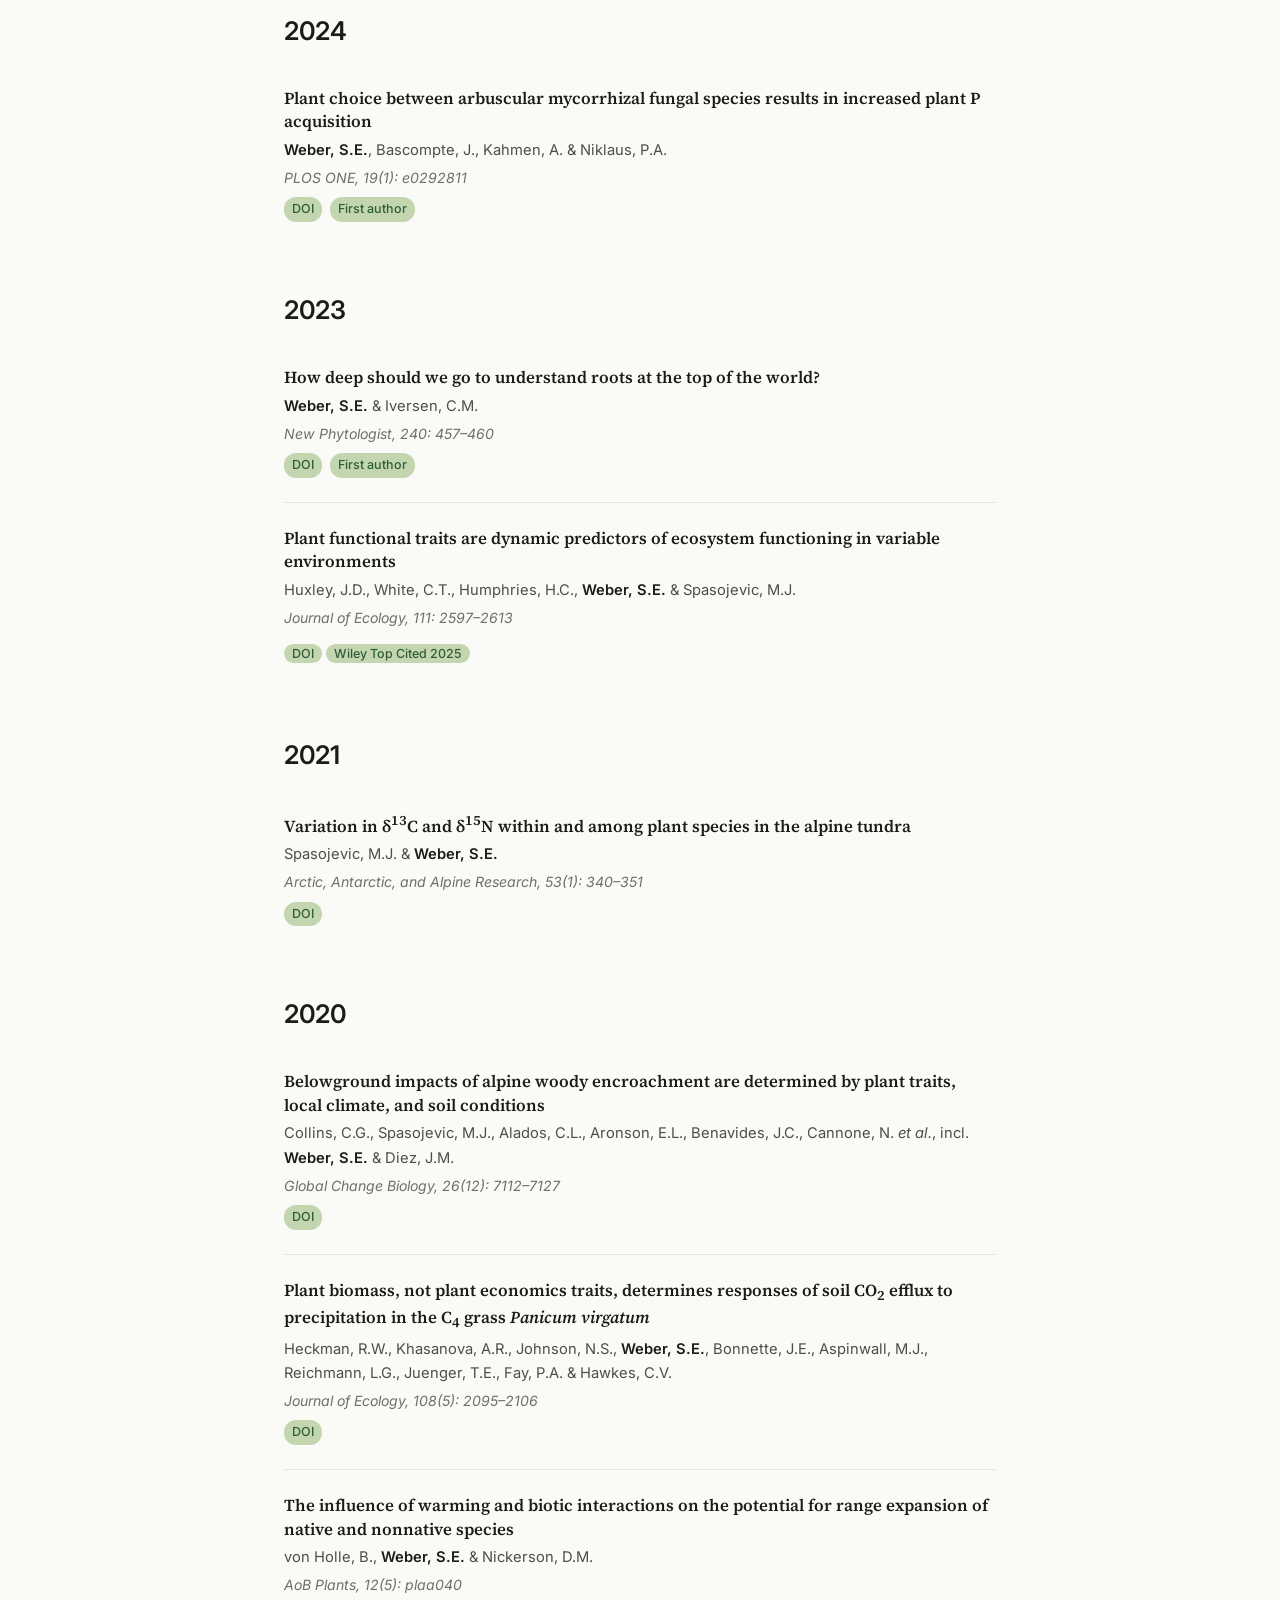
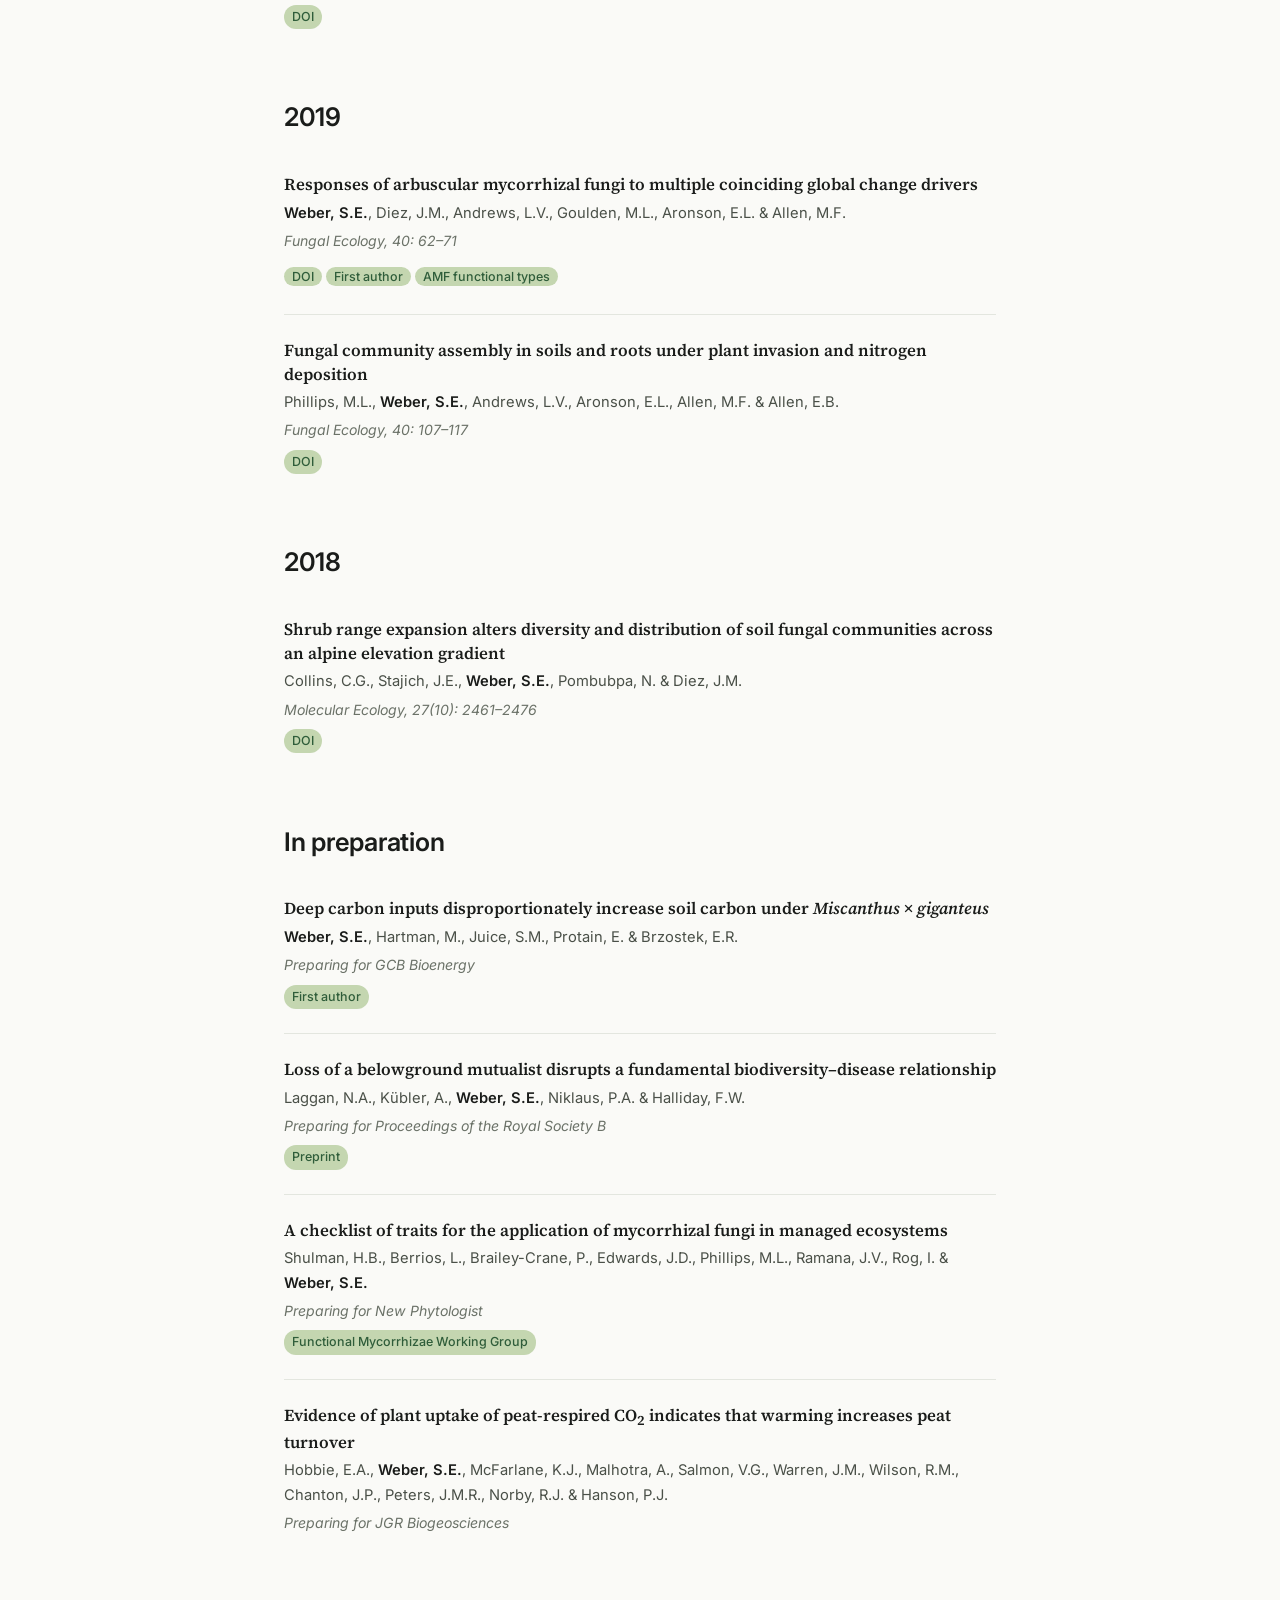
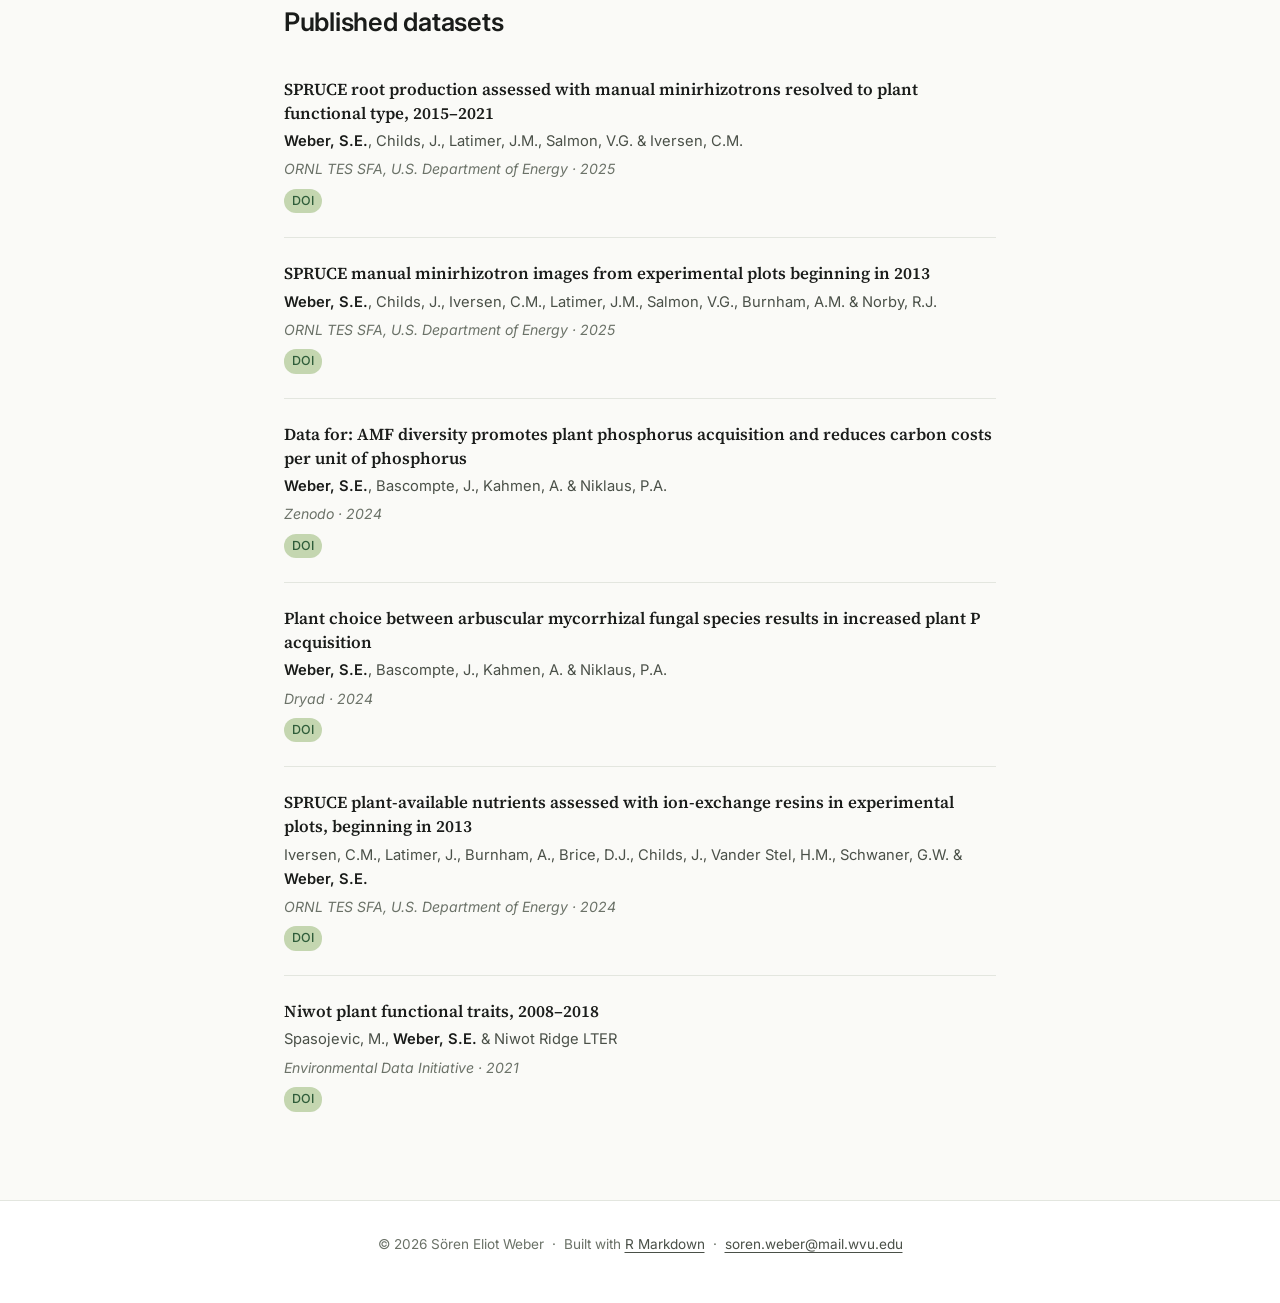
<file: publications.html>
<!DOCTYPE html>

<html>

<head>

<meta charset="utf-8" />
<meta name="generator" content="pandoc" />
<meta http-equiv="X-UA-Compatible" content="IE=EDGE" />

<meta name="viewport" content="width=device-width, initial-scale=1" />



<title>Publications — Sören Eliot Weber</title>

<script src="site_libs/header-attrs-2.30/header-attrs.js"></script>
<meta name="description" content="Sören Eliot Weber — Plant biologist studying arbuscular mycorrhizal fungi, plant–soil interactions, and global change ecology.">
<meta name="author" content="Sören Eliot Weber">
<meta name="viewport" content="width=device-width, initial-scale=1">

<!-- Open Graph -->
<meta property="og:title" content="Sören Eliot Weber">
<meta property="og:description" content="Plant biologist studying arbuscular mycorrhizal fungi, plant–soil interactions, and global change ecology.">
<meta property="og:type" content="profile">
<meta property="og:url" content="https://sporenweber.com">

<!-- Web fonts -->
<link rel="preconnect" href="https://fonts.googleapis.com">
<link rel="preconnect" href="https://fonts.gstatic.com" crossorigin>
<link href="https://fonts.googleapis.com/css2?family=Inter:wght@400;500;600;700&family=Source+Serif+4:ital,wght@0,400;0,600;1,400&display=swap" rel="stylesheet">

<!-- Favicon -->
<link rel="icon" type="image/svg+xml" href="images/favicon.svg">
<link rel="icon" type="image/png" sizes="32x32" href="images/favicon-32.png">
<link rel="apple-touch-icon" sizes="180x180" href="images/apple-touch-icon.png">

<style type="text/css">
  code{white-space: pre-wrap;}
  span.smallcaps{font-variant: small-caps;}
  span.underline{text-decoration: underline;}
  div.column{display: inline-block; vertical-align: top; width: 50%;}
  div.hanging-indent{margin-left: 1.5em; text-indent: -1.5em;}
  ul.task-list{list-style: none;}
      .display.math{display: block; text-align: center; margin: 0.5rem auto;}
  </style>







<link rel="stylesheet" href="styles.css" type="text/css" />




</head>

<body>


<a href="#main" class="skip-link">Skip to content</a>

<header class="site-header" role="banner">
  <div class="nav-wrap">
    <a href="index.html" class="nav-brand">
      <img src="images/favicon.svg" alt="" width="24" height="24" class="nav-mark">
      <span>Sören Eliot Weber</span>
    </a>
    <button class="nav-toggle" aria-expanded="false" aria-controls="primary-nav" aria-label="Toggle navigation">☰</button>
    <nav aria-label="Primary">
      <ul class="nav-links" id="primary-nav">
        <li><a href="index.html">About</a></li>
        <li><a href="research.html">Research</a></li>
        <li><a href="publications.html">Publications</a></li>
        <li><a href="cv.html">CV</a></li>
        <li><a href="contact.html">Contact</a></li>
      </ul>
    </nav>
  </div>
</header>





<figure class="site-banner slim" aria-hidden="true">
<img src="images/header-1400.jpg"
     srcset="images/header-800.jpg 800w, images/header-1400.jpg 1400w"
     sizes="100vw" alt="" width="1400" height="298" loading="lazy">
</figure>
<main id="main">
<p class="section-label">
Publications
</p>
<h1>
Publications
</h1>
<p class="lead">
5 first-authored and 10 co-authored publications · 533 citations · 6
published datasets. Also on
<a href="https://scholar.google.com/citations?user=jMzt8eEAAAAJ&hl=en">Google
Scholar</a> and
<a href="https://orcid.org/0000-0002-6351-5365">ORCID</a>.
</p>
<h2 id="section">2026</h2>
<ul class="pub-list">
<li>
<div class="pub-title">
The fate of peatland carbon interactively determined by elevated carbon
dioxide and warming
</div>
<div class="pub-authors">
Zhou, J., Huang, W., Hanson, P., Ricciuto, D., Mayes, M., Griffiths, N.,
Salmon, V.G., <span class="self">Weber, S.E.</span>, Jiang, L., Zhou,
Y., Quan, Q., Shi, X., Chen, W. &amp; Zhang, Y.
</div>
<div class="pub-venue">
Science Advances — accepted
</div>
<div class="pub-meta">
<span class="pub-tag">In press</span>
</div>
</li>
<li>
<div class="pub-title">
<a href="https://doi.org/10.1111/1365-2745.70408">Fine-root responses to
warming and elevated CO<sub>2</sub> vary among plant functional
types</a>
</div>
<div class="pub-authors">
<span class="self">Weber, S.E.</span>, Childs, J., Latimer, J.M.,
Hanson, P.J., Salmon, V.G., Schwaner, G. &amp; Iversen, C.M.
</div>
<div class="pub-venue">
Journal of Ecology, 114: e70408
</div>
<div class="pub-meta">
<p><a class="pub-tag" href="https://doi.org/10.1111/1365-2745.70408">DOI</a>
<span class="pub-tag">First author</span> <span
class="pub-tag">SPRUCE</span></p>
</div>
</li>
<li>
<div class="pub-title">
<a href="https://doi.org/10.5194/gmd-19-5827-2026">Implementing
belowground controls on nutrient uptake in ELMv2-SPRUCE improves
representation of a boreal peatland ecosystem</a>
</div>
<div class="pub-authors">
Wang, Y., Ricciuto, D.M., Mao, J., <span class="self">Weber,
S.E.</span>, Salmon, V.G., Shi, X., Yang, X., Griffiths, N.A., Hanson,
P.J. <em>et al.</em>
</div>
<div class="pub-venue">
Geoscientific Model Development, 19: 5827–5855
</div>
<div class="pub-meta">
<a class="pub-tag" href="https://doi.org/10.5194/gmd-19-5827-2026">DOI</a><span
class="pub-tag">Modeling</span>
</div>
</li>
<li>
<div class="pub-title">
<a href="https://doi.org/10.1016/j.apsoil.2025.106585">Microbially
mediated nitrification improves modeled temperate forest responses to
declining nitrogen deposition</a>
</div>
<div class="pub-authors">
Ridgeway, J.R., Sulman, B.N., <span class="self">Weber, S.E.</span>,
Juice, S.M. &amp; Brzostek, E.R.
</div>
<div class="pub-venue">
Applied Soil Ecology, 217
</div>
<div class="pub-meta">
<a class="pub-tag" href="https://doi.org/10.1016/j.apsoil.2025.106585">DOI</a><span
class="pub-tag">Modeling</span>
</div>
</li>
</ul>
<h2 id="section-1">2025</h2>
<ul class="pub-list">
<li>
<div class="pub-title">
<a href="https://doi.org/10.1111/nph.70161">AMF diversity promotes plant
community phosphorus acquisition and reduces carbon costs per unit of
phosphorus</a>
</div>
<div class="pub-authors">
<span class="self">Weber, S.E.</span>, Bascompte, J., Kahmen, A. &amp;
Niklaus, P.A.
</div>
<div class="pub-venue">
New Phytologist, 248: 886–896 · featured in a New Phytologist Commentary
(Janoušková &amp; Jansa)
</div>
<div class="pub-meta">
<p><a class="pub-tag" href="https://doi.org/10.1111/nph.70161">DOI</a>
<span class="pub-tag">First author</span> <span class="pub-tag">Invited
commentary</span></p>
</div>
</li>
</ul>
<h2 id="section-2">2024</h2>
<ul class="pub-list">
<li>
<div class="pub-title">
<a href="https://doi.org/10.1371/journal.pone.0292811">Plant choice
between arbuscular mycorrhizal fungal species results in increased plant
P acquisition</a>
</div>
<div class="pub-authors">
<span class="self">Weber, S.E.</span>, Bascompte, J., Kahmen, A. &amp;
Niklaus, P.A.
</div>
<div class="pub-venue">
PLOS ONE, 19(1): e0292811
</div>
<div class="pub-meta">
<a class="pub-tag" href="https://doi.org/10.1371/journal.pone.0292811">DOI</a><span
class="pub-tag">First author</span>
</div>
</li>
</ul>
<h2 id="section-3">2023</h2>
<ul class="pub-list">
<li>
<div class="pub-title">
<a href="https://doi.org/10.1111/nph.19220">How deep should we go to
understand roots at the top of the world?</a>
</div>
<div class="pub-authors">
<span class="self">Weber, S.E.</span> &amp; Iversen, C.M.
</div>
<div class="pub-venue">
New Phytologist, 240: 457–460
</div>
<div class="pub-meta">
<a class="pub-tag" href="https://doi.org/10.1111/nph.19220">DOI</a><span
class="pub-tag">First author</span>
</div>
</li>
<li>
<div class="pub-title">
<a href="https://doi.org/10.1111/1365-2745.14197">Plant functional
traits are dynamic predictors of ecosystem functioning in variable
environments</a>
</div>
<div class="pub-authors">
Huxley, J.D., White, C.T., Humphries, H.C., <span class="self">Weber,
S.E.</span> &amp; Spasojevic, M.J.
</div>
<div class="pub-venue">
Journal of Ecology, 111: 2597–2613
</div>
<div class="pub-meta">
<p><a class="pub-tag" href="https://doi.org/10.1111/1365-2745.14197">DOI</a>
<span class="pub-tag">Wiley Top Cited 2025</span></p>
</div>
</li>
</ul>
<h2 id="section-4">2021</h2>
<ul class="pub-list">
<li>
<div class="pub-title">
<a href="https://doi.org/10.1080/15230430.2021.2000567">Variation in
δ<sup>13</sup>C and δ<sup>15</sup>N within and among plant species in
the alpine tundra</a>
</div>
<div class="pub-authors">
Spasojevic, M.J. &amp; <span class="self">Weber, S.E.</span>
</div>
<div class="pub-venue">
Arctic, Antarctic, and Alpine Research, 53(1): 340–351
</div>
<div class="pub-meta">
<a class="pub-tag" href="https://doi.org/10.1080/15230430.2021.2000567">DOI</a>
</div>
</li>
</ul>
<h2 id="section-5">2020</h2>
<ul class="pub-list">
<li>
<div class="pub-title">
<a href="https://doi.org/10.1111/gcb.15340">Belowground impacts of
alpine woody encroachment are determined by plant traits, local climate,
and soil conditions</a>
</div>
<div class="pub-authors">
Collins, C.G., Spasojevic, M.J., Alados, C.L., Aronson, E.L., Benavides,
J.C., Cannone, N. <em>et al.</em>, incl. <span class="self">Weber,
S.E.</span> &amp; Diez, J.M.
</div>
<div class="pub-venue">
Global Change Biology, 26(12): 7112–7127
</div>
<div class="pub-meta">
<a class="pub-tag" href="https://doi.org/10.1111/gcb.15340">DOI</a>
</div>
</li>
<li>
<div class="pub-title">
<a href="https://doi.org/10.1111/1365-2745.13382">Plant biomass, not
plant economics traits, determines responses of soil CO<sub>2</sub>
efflux to precipitation in the C<sub>4</sub> grass <em>Panicum
virgatum</em></a>
</div>
<div class="pub-authors">
Heckman, R.W., Khasanova, A.R., Johnson, N.S., <span class="self">Weber,
S.E.</span>, Bonnette, J.E., Aspinwall, M.J., Reichmann, L.G., Juenger,
T.E., Fay, P.A. &amp; Hawkes, C.V.
</div>
<div class="pub-venue">
Journal of Ecology, 108(5): 2095–2106
</div>
<div class="pub-meta">
<a class="pub-tag" href="https://doi.org/10.1111/1365-2745.13382">DOI</a>
</div>
</li>
<li>
<div class="pub-title">
<a href="https://doi.org/10.1093/aobpla/plaa040">The influence of
warming and biotic interactions on the potential for range expansion of
native and nonnative species</a>
</div>
<div class="pub-authors">
von Holle, B., <span class="self">Weber, S.E.</span> &amp; Nickerson,
D.M.
</div>
<div class="pub-venue">
AoB Plants, 12(5): plaa040
</div>
<div class="pub-meta">
<a class="pub-tag" href="https://doi.org/10.1093/aobpla/plaa040">DOI</a>
</div>
</li>
</ul>
<h2 id="section-6">2019</h2>
<ul class="pub-list">
<li>
<div class="pub-title">
<a href="https://doi.org/10.1016/j.funeco.2018.11.008">Responses of
arbuscular mycorrhizal fungi to multiple coinciding global change
drivers</a>
</div>
<div class="pub-authors">
<span class="self">Weber, S.E.</span>, Diez, J.M., Andrews, L.V.,
Goulden, M.L., Aronson, E.L. &amp; Allen, M.F.
</div>
<div class="pub-venue">
Fungal Ecology, 40: 62–71
</div>
<div class="pub-meta">
<p><a class="pub-tag" href="https://doi.org/10.1016/j.funeco.2018.11.008">DOI</a>
<span class="pub-tag">First author</span> <span class="pub-tag">AMF
functional types</span></p>
</div>
</li>
<li>
<div class="pub-title">
<a href="https://doi.org/10.1016/j.funeco.2019.01.002">Fungal community
assembly in soils and roots under plant invasion and nitrogen
deposition</a>
</div>
<div class="pub-authors">
Phillips, M.L., <span class="self">Weber, S.E.</span>, Andrews, L.V.,
Aronson, E.L., Allen, M.F. &amp; Allen, E.B.
</div>
<div class="pub-venue">
Fungal Ecology, 40: 107–117
</div>
<div class="pub-meta">
<a class="pub-tag" href="https://doi.org/10.1016/j.funeco.2019.01.002">DOI</a>
</div>
</li>
</ul>
<h2 id="section-7">2018</h2>
<ul class="pub-list">
<li>
<div class="pub-title">
<a href="https://doi.org/10.1111/mec.14694">Shrub range expansion alters
diversity and distribution of soil fungal communities across an alpine
elevation gradient</a>
</div>
<div class="pub-authors">
Collins, C.G., Stajich, J.E., <span class="self">Weber, S.E.</span>,
Pombubpa, N. &amp; Diez, J.M.
</div>
<div class="pub-venue">
Molecular Ecology, 27(10): 2461–2476
</div>
<div class="pub-meta">
<a class="pub-tag" href="https://doi.org/10.1111/mec.14694">DOI</a>
</div>
</li>
</ul>
<h2 id="in-preparation">In preparation</h2>
<ul class="pub-list">
<li>
<div class="pub-title">
Deep carbon inputs disproportionately increase soil carbon under
<em>Miscanthus</em> × <em>giganteus</em>
</div>
<div class="pub-authors">
<span class="self">Weber, S.E.</span>, Hartman, M., Juice, S.M.,
Protain, E. &amp; Brzostek, E.R.
</div>
<div class="pub-venue">
Preparing for GCB Bioenergy
</div>
<div class="pub-meta">
<span class="pub-tag">First author</span>
</div>
</li>
<li>
<div class="pub-title">
<a href="https://doi.org/10.64898/2026.09.23.753874">Loss of a
belowground mutualist disrupts a fundamental biodiversity–disease
relationship</a>
</div>
<div class="pub-authors">
Laggan, N.A., Kübler, A., <span class="self">Weber, S.E.</span>,
Niklaus, P.A. &amp; Halliday, F.W.
</div>
<div class="pub-venue">
Preparing for Proceedings of the Royal Society B
</div>
<div class="pub-meta">
<a class="pub-tag" href="https://doi.org/10.64898/2026.09.23.753874">Preprint</a>
</div>
</li>
<li>
<div class="pub-title">
A checklist of traits for the application of mycorrhizal fungi in
managed ecosystems
</div>
<div class="pub-authors">
Shulman, H.B., Berrios, L., Brailey-Crane, P., Edwards, J.D., Phillips,
M.L., Ramana, J.V., Rog, I. &amp; <span class="self">Weber, S.E.</span>
</div>
<div class="pub-venue">
Preparing for New Phytologist
</div>
<div class="pub-meta">
<span class="pub-tag">Functional Mycorrhizae Working Group</span>
</div>
</li>
<li>
<div class="pub-title">
Evidence of plant uptake of peat-respired CO<sub>2</sub> indicates that
warming increases peat turnover
</div>
<div class="pub-authors">
Hobbie, E.A., <span class="self">Weber, S.E.</span>, McFarlane, K.J.,
Malhotra, A., Salmon, V.G., Warren, J.M., Wilson, R.M., Chanton, J.P.,
Peters, J.M.R., Norby, R.J. &amp; Hanson, P.J.
</div>
<div class="pub-venue">
Preparing for JGR Biogeosciences
</div>
</li>
</ul>
<h2 id="published-datasets">Published datasets</h2>
<ul class="pub-list">
<li>
<div class="pub-title">
<a href="https://doi.org/10.25581/spruce.127/2570059">SPRUCE root
production assessed with manual minirhizotrons resolved to plant
functional type, 2015–2021</a>
</div>
<div class="pub-authors">
<span class="self">Weber, S.E.</span>, Childs, J., Latimer, J.M.,
Salmon, V.G. &amp; Iversen, C.M.
</div>
<div class="pub-venue">
ORNL TES SFA, U.S. Department of Energy · 2025
</div>
<div class="pub-meta">
<a class="pub-tag" href="https://doi.org/10.25581/spruce.127/2570059">DOI</a>
</div>
</li>
<li>
<div class="pub-title">
<a href="https://doi.org/10.25581/spruce.060/1490356">SPRUCE manual
minirhizotron images from experimental plots beginning in 2013</a>
</div>
<div class="pub-authors">
<span class="self">Weber, S.E.</span>, Childs, J., Iversen, C.M.,
Latimer, J.M., Salmon, V.G., Burnham, A.M. &amp; Norby, R.J.
</div>
<div class="pub-venue">
ORNL TES SFA, U.S. Department of Energy · 2025
</div>
<div class="pub-meta">
<a class="pub-tag" href="https://doi.org/10.25581/spruce.060/1490356">DOI</a>
</div>
</li>
<li>
<div class="pub-title">
<a href="https://doi.org/10.5281/zenodo.13952709">Data for: AMF
diversity promotes plant phosphorus acquisition and reduces carbon costs
per unit of phosphorus</a>
</div>
<div class="pub-authors">
<span class="self">Weber, S.E.</span>, Bascompte, J., Kahmen, A. &amp;
Niklaus, P.A.
</div>
<div class="pub-venue">
Zenodo · 2024
</div>
<div class="pub-meta">
<a class="pub-tag" href="https://doi.org/10.5281/zenodo.13952709">DOI</a>
</div>
</li>
<li>
<div class="pub-title">
<a href="https://doi.org/10.5061/dryad.v15dv421p">Plant choice between
arbuscular mycorrhizal fungal species results in increased plant P
acquisition</a>
</div>
<div class="pub-authors">
<span class="self">Weber, S.E.</span>, Bascompte, J., Kahmen, A. &amp;
Niklaus, P.A.
</div>
<div class="pub-venue">
Dryad · 2024
</div>
<div class="pub-meta">
<a class="pub-tag" href="https://doi.org/10.5061/dryad.v15dv421p">DOI</a>
</div>
</li>
<li>
<div class="pub-title">
<a href="http://dx.doi.org/10.3334/CDIAC/spruce.036">SPRUCE
plant-available nutrients assessed with ion-exchange resins in
experimental plots, beginning in 2013</a>
</div>
<div class="pub-authors">
Iversen, C.M., Latimer, J., Burnham, A., Brice, D.J., Childs, J., Vander
Stel, H.M., Schwaner, G.W. &amp; <span class="self">Weber, S.E.</span>
</div>
<div class="pub-venue">
ORNL TES SFA, U.S. Department of Energy · 2024
</div>
<div class="pub-meta">
<a class="pub-tag" href="http://dx.doi.org/10.3334/CDIAC/spruce.036">DOI</a>
</div>
</li>
<li>
<div class="pub-title">
<a href="https://doi.org/10.6073/pasta/1a06bcffa07e7aa2a4b674af4c427860">Niwot
plant functional traits, 2008–2018</a>
</div>
<div class="pub-authors">
Spasojevic, M., <span class="self">Weber, S.E.</span> &amp; Niwot Ridge
LTER
</div>
<div class="pub-venue">
Environmental Data Initiative · 2021
</div>
<div class="pub-meta">
<a class="pub-tag" href="https://doi.org/10.6073/pasta/1a06bcffa07e7aa2a4b674af4c427860">DOI</a>
</div>
</li>
</ul>
</main>

<footer class="site-footer" role="contentinfo">
  <p>&copy; <span id="year">2025</span> Sören Eliot Weber &nbsp;·&nbsp;
    Built with <a href="https://rmarkdown.rstudio.com/">R Markdown</a> &nbsp;·&nbsp;
    <a href="mailto:soren.weber@mail.wvu.edu">soren.weber@mail.wvu.edu</a>
  </p>
</footer>

<script>
  // Auto year
  var y = document.getElementById('year');
  if (y) y.textContent = new Date().getFullYear();

  // Mobile nav toggle + active link
  document.addEventListener('DOMContentLoaded', function () {
    var toggle = document.querySelector('.nav-toggle');
    var links  = document.querySelector('.nav-links');
    if (toggle && links) {
      toggle.addEventListener('click', function () {
        var open = links.classList.toggle('open');
        toggle.setAttribute('aria-expanded', open ? 'true' : 'false');
      });
    }
    var here = (window.location.pathname.split('/').pop() || 'index.html').toLowerCase();
    document.querySelectorAll('.nav-links a').forEach(function (a) {
      if ((a.getAttribute('href') || '').toLowerCase() === here) {
        a.classList.add('active');
        a.setAttribute('aria-current', 'page');
      }
    });
  });
</script>


<!-- code folding -->



</body>
</html>
</file>
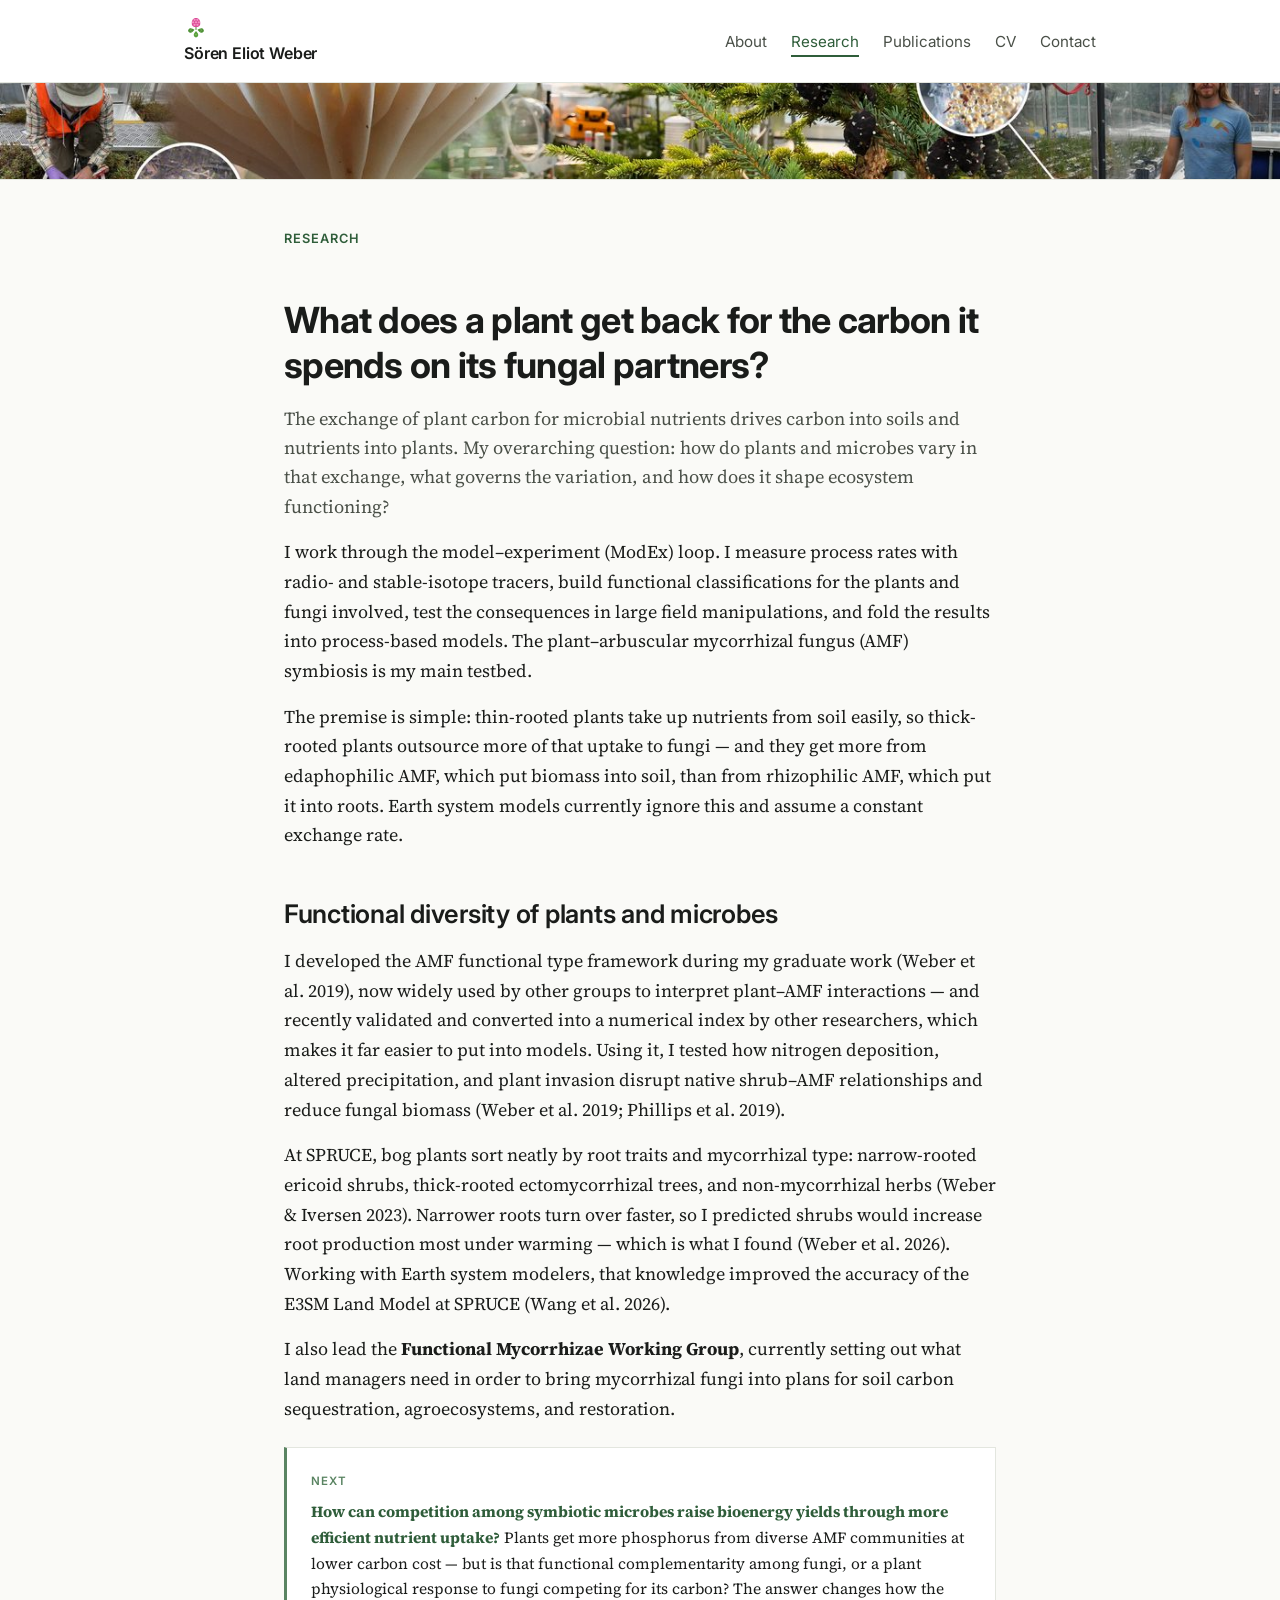
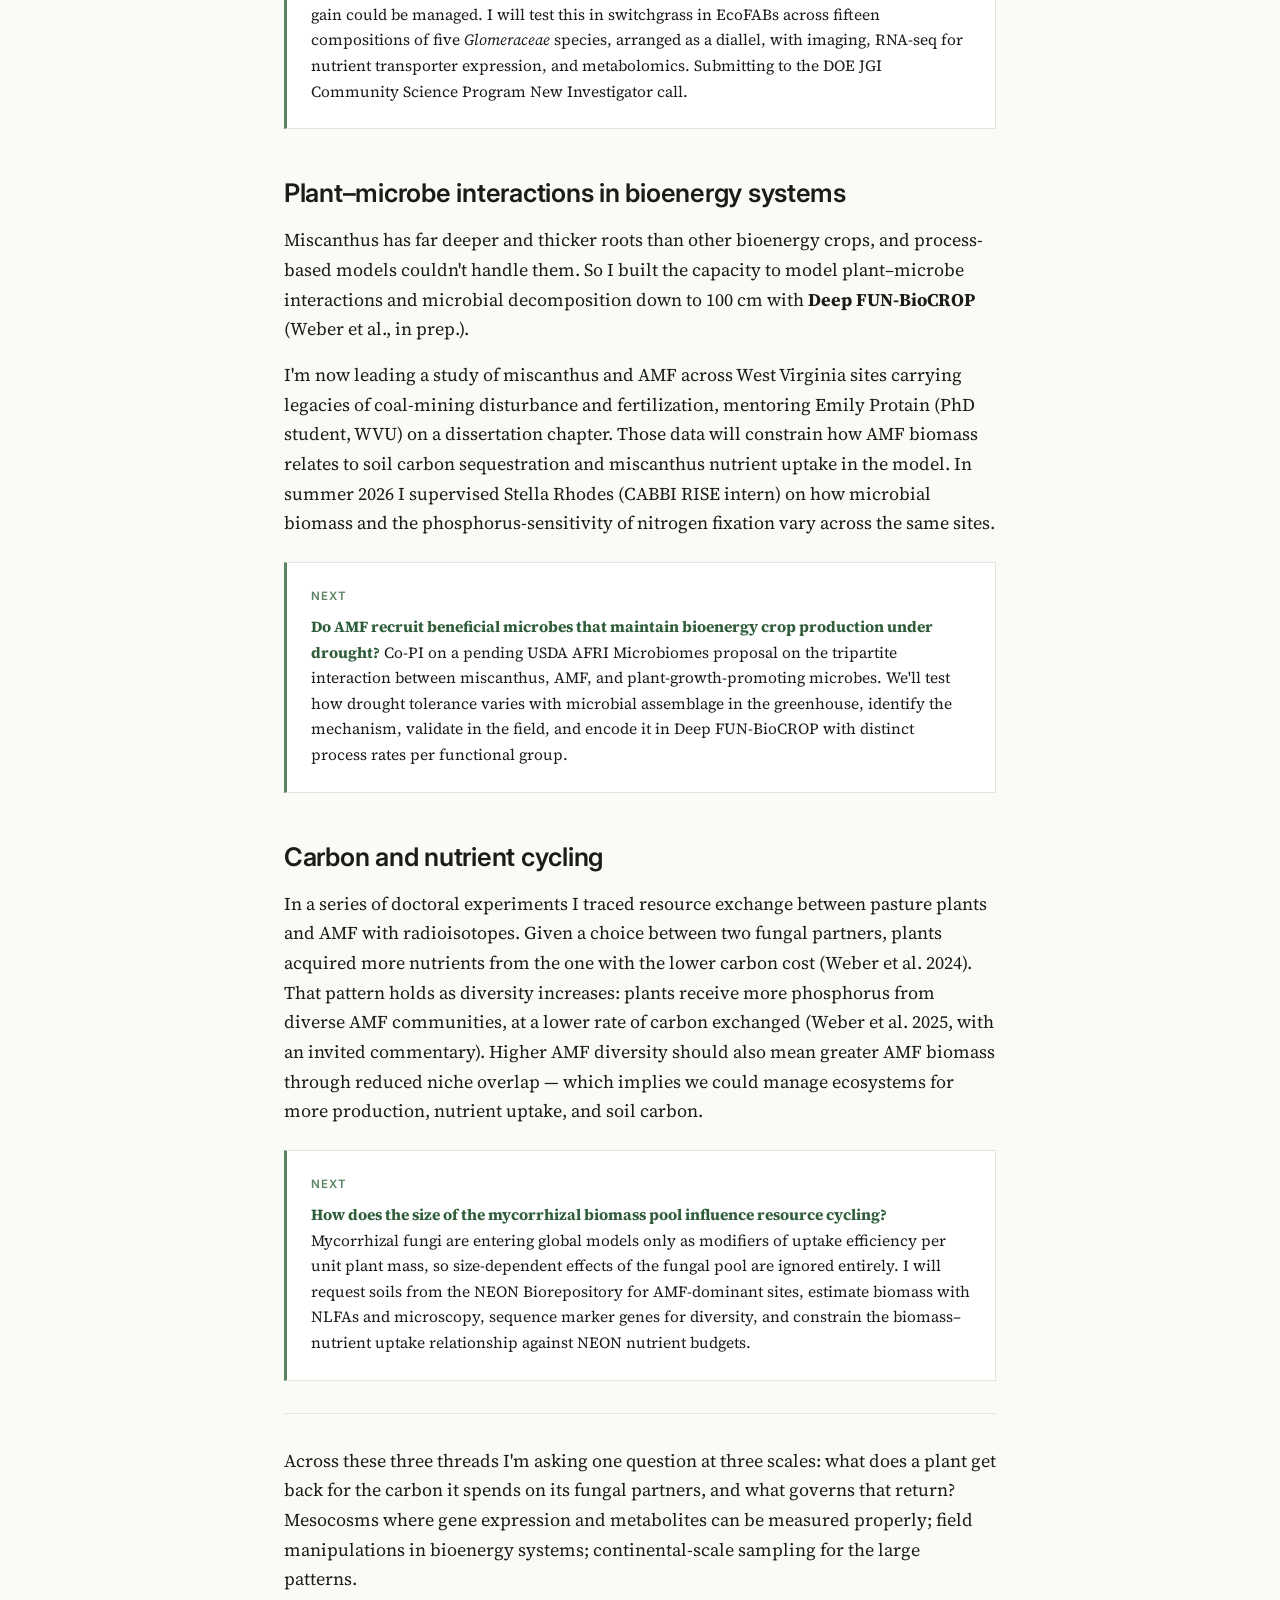
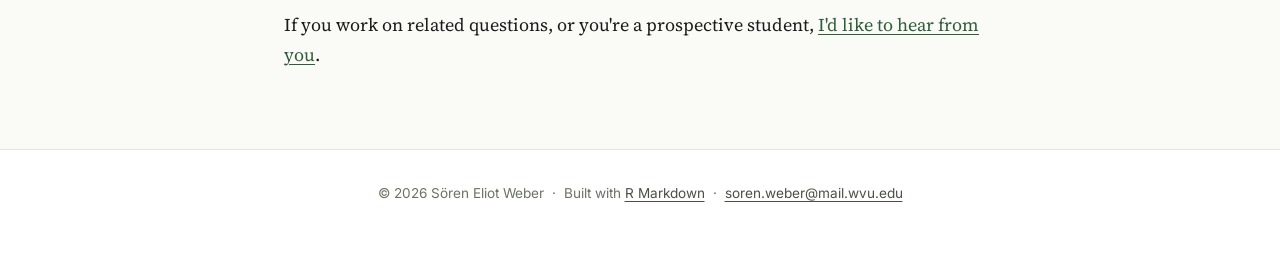
<file: research.html>
<!DOCTYPE html>

<html>

<head>

<meta charset="utf-8" />
<meta name="generator" content="pandoc" />
<meta http-equiv="X-UA-Compatible" content="IE=EDGE" />

<meta name="viewport" content="width=device-width, initial-scale=1" />



<title>Research — Sören Eliot Weber</title>

<script src="site_libs/header-attrs-2.30/header-attrs.js"></script>
<meta name="description" content="Sören Eliot Weber — Plant biologist studying arbuscular mycorrhizal fungi, plant–soil interactions, and global change ecology.">
<meta name="author" content="Sören Eliot Weber">
<meta name="viewport" content="width=device-width, initial-scale=1">

<!-- Open Graph -->
<meta property="og:title" content="Sören Eliot Weber">
<meta property="og:description" content="Plant biologist studying arbuscular mycorrhizal fungi, plant–soil interactions, and global change ecology.">
<meta property="og:type" content="profile">
<meta property="og:url" content="https://sporenweber.com">

<!-- Web fonts -->
<link rel="preconnect" href="https://fonts.googleapis.com">
<link rel="preconnect" href="https://fonts.gstatic.com" crossorigin>
<link href="https://fonts.googleapis.com/css2?family=Inter:wght@400;500;600;700&family=Source+Serif+4:ital,wght@0,400;0,600;1,400&display=swap" rel="stylesheet">

<!-- Favicon -->
<link rel="icon" type="image/svg+xml" href="images/favicon.svg">
<link rel="icon" type="image/png" sizes="32x32" href="images/favicon-32.png">
<link rel="apple-touch-icon" sizes="180x180" href="images/apple-touch-icon.png">

<style type="text/css">
  code{white-space: pre-wrap;}
  span.smallcaps{font-variant: small-caps;}
  span.underline{text-decoration: underline;}
  div.column{display: inline-block; vertical-align: top; width: 50%;}
  div.hanging-indent{margin-left: 1.5em; text-indent: -1.5em;}
  ul.task-list{list-style: none;}
      .display.math{display: block; text-align: center; margin: 0.5rem auto;}
  </style>







<link rel="stylesheet" href="styles.css" type="text/css" />




</head>

<body>


<a href="#main" class="skip-link">Skip to content</a>

<header class="site-header" role="banner">
  <div class="nav-wrap">
    <a href="index.html" class="nav-brand">
      <img src="images/favicon.svg" alt="" width="24" height="24" class="nav-mark">
      <span>Sören Eliot Weber</span>
    </a>
    <button class="nav-toggle" aria-expanded="false" aria-controls="primary-nav" aria-label="Toggle navigation">☰</button>
    <nav aria-label="Primary">
      <ul class="nav-links" id="primary-nav">
        <li><a href="index.html">About</a></li>
        <li><a href="research.html">Research</a></li>
        <li><a href="publications.html">Publications</a></li>
        <li><a href="cv.html">CV</a></li>
        <li><a href="contact.html">Contact</a></li>
      </ul>
    </nav>
  </div>
</header>





<figure class="site-banner slim" aria-hidden="true">
<img src="images/header-1400.jpg"
     srcset="images/header-800.jpg 800w, images/header-1400.jpg 1400w"
     sizes="100vw" alt="" width="1400" height="298" loading="lazy">
</figure>
<main id="main">
<p class="section-label">
Research
</p>
<h1>
What does a plant get back for the carbon it spends on its fungal
partners?
</h1>
<p class="lead">
The exchange of plant carbon for microbial nutrients drives carbon into
soils and nutrients into plants. My overarching question: how do plants
and microbes vary in that exchange, what governs the variation, and how
does it shape ecosystem functioning?
</p>
<p>
I work through the model–experiment (ModEx) loop. I measure process
rates with radio- and stable-isotope tracers, build functional
classifications for the plants and fungi involved, test the consequences
in large field manipulations, and fold the results into process-based
models. The plant–arbuscular mycorrhizal fungus (AMF) symbiosis is my
main testbed.
</p>
<p>
The premise is simple: thin-rooted plants take up nutrients from soil
easily, so thick-rooted plants outsource more of that uptake to fungi —
and they get more from edaphophilic AMF, which put biomass into soil,
than from rhizophilic AMF, which put it into roots. Earth system models
currently ignore this and assume a constant exchange rate.
</p>
<h2 id="functional-diversity-of-plants-and-microbes">Functional
diversity of plants and microbes</h2>
<p>I developed the AMF functional type framework during my graduate work
(Weber et al. 2019), now widely used by other groups to interpret
plant–AMF interactions — and recently validated and converted into a
numerical index by other researchers, which makes it far easier to put
into models. Using it, I tested how nitrogen deposition, altered
precipitation, and plant invasion disrupt native shrub–AMF relationships
and reduce fungal biomass (Weber et al. 2019; Phillips et al. 2019).</p>
<p>At SPRUCE, bog plants sort neatly by root traits and mycorrhizal
type: narrow-rooted ericoid shrubs, thick-rooted ectomycorrhizal trees,
and non-mycorrhizal herbs (Weber &amp; Iversen 2023). Narrower roots
turn over faster, so I predicted shrubs would increase root production
most under warming — which is what I found (Weber et al. 2026). Working
with Earth system modelers, that knowledge improved the accuracy of the
E3SM Land Model at SPRUCE (Wang et al. 2026).</p>
<p>I also lead the <strong>Functional Mycorrhizae Working
Group</strong>, currently setting out what land managers need in order
to bring mycorrhizal fungi into plans for soil carbon sequestration,
agroecosystems, and restoration.</p>
<div class="future-box">
<p class="future-label">
Next
</p>
<p>
<strong>How can competition among symbiotic microbes raise bioenergy
yields through more efficient nutrient uptake?</strong> Plants get more
phosphorus from diverse AMF communities at lower carbon cost — but is
that functional complementarity among fungi, or a plant physiological
response to fungi competing for its carbon? The answer changes how the
gain could be managed. I will test this in switchgrass in EcoFABs across
fifteen compositions of five <em>Glomeraceae</em> species, arranged as a
diallel, with imaging, RNA-seq for nutrient transporter expression, and
metabolomics. Submitting to the DOE JGI Community Science Program New
Investigator call.
</p>
</div>
<h2 id="plantmicrobe-interactions-in-bioenergy-systems">Plant–microbe
interactions in bioenergy systems</h2>
<p>Miscanthus has far deeper and thicker roots than other bioenergy
crops, and process-based models couldn't handle them. So I built the
capacity to model plant–microbe interactions and microbial decomposition
down to 100 cm with <strong>Deep FUN-BioCROP</strong> (Weber et al., in
prep.).</p>
<p>I'm now leading a study of miscanthus and AMF across West Virginia
sites carrying legacies of coal-mining disturbance and fertilization,
mentoring Emily Protain (PhD student, WVU) on a dissertation chapter.
Those data will constrain how AMF biomass relates to soil carbon
sequestration and miscanthus nutrient uptake in the model. In summer
2026 I supervised Stella Rhodes (CABBI RISE intern) on how microbial
biomass and the phosphorus-sensitivity of nitrogen fixation vary across
the same sites.</p>
<div class="future-box">
<p class="future-label">
Next
</p>
<p>
<strong>Do AMF recruit beneficial microbes that maintain bioenergy crop
production under drought?</strong> Co-PI on a pending USDA AFRI
Microbiomes proposal on the tripartite interaction between miscanthus,
AMF, and plant-growth-promoting microbes. We'll test how drought
tolerance varies with microbial assemblage in the greenhouse, identify
the mechanism, validate in the field, and encode it in Deep FUN-BioCROP
with distinct process rates per functional group.
</p>
</div>
<h2 id="carbon-and-nutrient-cycling">Carbon and nutrient cycling</h2>
<p>In a series of doctoral experiments I traced resource exchange
between pasture plants and AMF with radioisotopes. Given a choice
between two fungal partners, plants acquired more nutrients from the one
with the lower carbon cost (Weber et al. 2024). That pattern holds as
diversity increases: plants receive more phosphorus from diverse AMF
communities, at a lower rate of carbon exchanged (Weber et al. 2025,
with an invited commentary). Higher AMF diversity should also mean
greater AMF biomass through reduced niche overlap — which implies we
could manage ecosystems for more production, nutrient uptake, and soil
carbon.</p>
<div class="future-box">
<p class="future-label">
Next
</p>
<p>
<strong>How does the size of the mycorrhizal biomass pool influence
resource cycling?</strong> Mycorrhizal fungi are entering global models
only as modifiers of uptake efficiency per unit plant mass, so
size-dependent effects of the fungal pool are ignored entirely. I will
request soils from the NEON Biorepository for AMF-dominant sites,
estimate biomass with NLFAs and microscopy, sequence marker genes for
diversity, and constrain the biomass–nutrient uptake relationship
against NEON nutrient budgets.
</p>
</div>
<hr>
<p>
Across these three threads I'm asking one question at three scales: what
does a plant get back for the carbon it spends on its fungal partners,
and what governs that return? Mesocosms where gene expression and
metabolites can be measured properly; field manipulations in bioenergy
systems; continental-scale sampling for the large patterns.
</p>
<p>
If you work on related questions, or you're a prospective student,
<a href="contact.html">I'd like to hear from you</a>.
</p>
</main>

<footer class="site-footer" role="contentinfo">
  <p>&copy; <span id="year">2025</span> Sören Eliot Weber &nbsp;·&nbsp;
    Built with <a href="https://rmarkdown.rstudio.com/">R Markdown</a> &nbsp;·&nbsp;
    <a href="mailto:soren.weber@mail.wvu.edu">soren.weber@mail.wvu.edu</a>
  </p>
</footer>

<script>
  // Auto year
  var y = document.getElementById('year');
  if (y) y.textContent = new Date().getFullYear();

  // Mobile nav toggle + active link
  document.addEventListener('DOMContentLoaded', function () {
    var toggle = document.querySelector('.nav-toggle');
    var links  = document.querySelector('.nav-links');
    if (toggle && links) {
      toggle.addEventListener('click', function () {
        var open = links.classList.toggle('open');
        toggle.setAttribute('aria-expanded', open ? 'true' : 'false');
      });
    }
    var here = (window.location.pathname.split('/').pop() || 'index.html').toLowerCase();
    document.querySelectorAll('.nav-links a').forEach(function (a) {
      if ((a.getAttribute('href') || '').toLowerCase() === here) {
        a.classList.add('active');
        a.setAttribute('aria-current', 'page');
      }
    });
  });
</script>


<!-- code folding -->



</body>
</html>
</file>
<file: styles.css>
/* ==========================================================================
   sporenweber.com — stylesheet
   A clean, content-first academic site.
   ========================================================================== */

/* ---------- Design tokens ---------- */
:root {
  /* Color palette — botanical, scholarly */
  --color-bg:          #fafaf7;
  --color-surface:     #ffffff;
  --color-ink:         #1a1c1a;
  --color-ink-soft:    #4a5048;
  --color-muted:       #6b7268;
  --color-rule:        #e3e6df;
  --color-accent:      #2f5d3a;   /* deep forest green */
  --color-accent-soft: #5a8462;   /* sage */
  --color-highlight:   #c4d6b0;

  /* Typography */
  --font-sans:  "Inter", -apple-system, BlinkMacSystemFont, "Segoe UI", system-ui, sans-serif;
  --font-serif: "Source Serif 4", "Source Serif Pro", Georgia, "Times New Roman", serif;
  --font-mono:  ui-monospace, SFMono-Regular, "SF Mono", Menlo, Consolas, monospace;

  /* Layout */
  --content-width: 760px;
  --content-width-wide: 960px;
  --space-1: 0.25rem;
  --space-2: 0.5rem;
  --space-3: 1rem;
  --space-4: 1.5rem;
  --space-5: 2rem;
  --space-6: 3rem;
  --space-7: 4rem;
  --radius: 4px;
}

/* ---------- Reset / base ---------- */
*,
*::before,
*::after { box-sizing: border-box; }

html {
  scroll-behavior: smooth;
  -webkit-text-size-adjust: 100%;
}

body {
  margin: 0;
  font-family: var(--font-serif);
  font-size: 18px;
  line-height: 1.65;
  color: var(--color-ink);
  background: var(--color-bg);
  -webkit-font-smoothing: antialiased;
  -moz-osx-font-smoothing: grayscale;
  text-rendering: optimizeLegibility;
}

img { max-width: 100%; height: auto; display: block; }

a {
  color: var(--color-accent);
  text-decoration: underline;
  text-decoration-thickness: 1px;
  text-underline-offset: 3px;
  transition: color 0.15s ease;
}

a:hover { color: var(--color-accent-soft); }

h1, h2, h3, h4, h5, h6 {
  font-family: var(--font-sans);
  font-weight: 600;
  line-height: 1.25;
  color: var(--color-ink);
  margin-top: var(--space-6);
  margin-bottom: var(--space-3);
  letter-spacing: -0.01em;
}

h1 { font-size: 2.25rem; font-weight: 700; letter-spacing: -0.02em; }
h2 { font-size: 1.6rem; }
h3 { font-size: 1.25rem; }
h4 { font-size: 1.05rem; }

p { margin: 0 0 var(--space-3); }

hr {
  border: 0;
  border-top: 1px solid var(--color-rule);
  margin: var(--space-5) 0;
}

code {
  font-family: var(--font-mono);
  font-size: 0.92em;
  background: rgba(47, 93, 58, 0.08);
  padding: 1px 5px;
  border-radius: 3px;
}

/* ---------- Skip link (accessibility) ---------- */
.skip-link {
  position: absolute;
  left: -9999px;
  top: 0;
  background: var(--color-accent);
  color: white;
  padding: 8px 16px;
  z-index: 100;
  text-decoration: none;
  font-family: var(--font-sans);
  font-size: 0.9rem;
}

.skip-link:focus {
  left: 0;
  outline: 2px solid var(--color-ink);
  outline-offset: -2px;
}

/* ---------- Navigation ---------- */
.site-header {
  background: var(--color-surface);
  border-bottom: 1px solid var(--color-rule);
  position: sticky;
  top: 0;
  z-index: 10;
  backdrop-filter: blur(8px);
  background: rgba(255, 255, 255, 0.92);
}

.nav-wrap {
  max-width: var(--content-width-wide);
  margin: 0 auto;
  padding: var(--space-3) var(--space-4);
  display: flex;
  align-items: center;
  justify-content: space-between;
  gap: var(--space-4);
}

.nav-brand {
  font-family: var(--font-sans);
  font-weight: 600;
  font-size: 1rem;
  color: var(--color-ink);
  text-decoration: none;
  letter-spacing: -0.01em;
}

.nav-brand:hover { color: var(--color-accent); }

.nav-links {
  display: flex;
  gap: var(--space-4);
  list-style: none;
  margin: 0;
  padding: 0;
}

.nav-links a {
  font-family: var(--font-sans);
  font-size: 0.95rem;
  color: var(--color-ink-soft);
  text-decoration: none;
  padding: var(--space-1) 0;
  border-bottom: 2px solid transparent;
  transition: all 0.15s ease;
}

.nav-links a:hover,
.nav-links a.active {
  color: var(--color-accent);
  border-bottom-color: var(--color-accent);
}

/* Mobile nav toggle */
.nav-toggle {
  display: none;
  background: none;
  border: 1px solid var(--color-rule);
  border-radius: var(--radius);
  padding: 6px 10px;
  cursor: pointer;
  font-size: 1.2rem;
  color: var(--color-ink);
}

/* ---------- Main content layout ---------- */
main {
  max-width: var(--content-width);
  margin: 0 auto;
  padding: var(--space-6) var(--space-4) var(--space-7);
}

main.wide { max-width: var(--content-width-wide); }

/* ---------- Hero (home page) ---------- */
.hero {
  display: grid;
  grid-template-columns: 1fr 200px;
  gap: var(--space-6);
  align-items: center;
  margin-bottom: var(--space-6);
  padding-bottom: var(--space-5);
  border-bottom: 1px solid var(--color-rule);
}

.hero-text h1 {
  margin-top: 0;
  margin-bottom: var(--space-2);
  font-size: 2.5rem;
}

.hero-tagline {
  font-family: var(--font-sans);
  font-size: 1.05rem;
  color: var(--color-ink-soft);
  margin-bottom: var(--space-3);
  font-weight: 500;
}

.hero-affil {
  font-family: var(--font-sans);
  font-size: 0.95rem;
  color: var(--color-muted);
  margin-bottom: var(--space-4);
}

.hero-photo {
  width: 200px;
  height: 200px;
  border-radius: 50%;
  overflow: hidden;
  flex-shrink: 0;
  background: var(--color-rule);
  box-shadow: 0 0 0 1px var(--color-rule);
}

.hero-photo img {
  width: 100%;
  height: 100%;
  object-fit: cover;
  display: block;
}

/* ---------- Site banner (header collage) ---------- */
.site-banner {
  margin: 0;
  width: 100%;
  overflow: hidden;
  background: var(--color-surface);
  border-bottom: 1px solid var(--color-rule);
  line-height: 0;
}

.site-banner img {
  width: 100%;
  height: clamp(120px, 17vw, 220px);
  object-fit: cover;
  object-position: center;
  display: block;
}

/* Slim variant for interior pages */
.site-banner.slim img { height: clamp(64px, 8vw, 96px); }

/* ---------- Future-work callouts ---------- */
.future-box {
  background: var(--color-surface);
  border: 1px solid var(--color-rule);
  border-left: 3px solid var(--color-accent-soft);
  border-radius: 0;
  padding: var(--space-4);
  margin: var(--space-4) 0 var(--space-5);
}

.future-label {
  font-family: var(--font-sans);
  font-size: 0.72rem;
  font-weight: 600;
  text-transform: uppercase;
  letter-spacing: 0.1em;
  color: var(--color-accent-soft);
  margin: 0 0 var(--space-2);
}

.future-box p:last-child { margin-bottom: 0; font-size: 0.97rem; }
.future-box strong { color: var(--color-accent); }

/* ---------- CV download ---------- */
.cv-download {
  display: flex;
  align-items: center;
  gap: var(--space-3);
  flex-wrap: wrap;
  margin: var(--space-4) 0 var(--space-5);
  padding-bottom: var(--space-4);
  border-bottom: 1px solid var(--color-rule);
}

.button-link {
  font-family: var(--font-sans);
  font-size: 0.95rem;
  font-weight: 500;
  text-decoration: none;
  color: var(--color-surface);
  background: var(--color-accent);
  padding: 10px 20px;
  border-radius: var(--radius);
  border: 1px solid var(--color-accent);
  transition: background 0.15s ease, transform 0.15s ease;
  display: inline-block;
}

.button-link:hover {
  background: var(--color-accent-soft);
  border-color: var(--color-accent-soft);
  color: var(--color-surface);
  transform: translateY(-1px);
}

.cv-updated {
  font-family: var(--font-sans);
  font-size: 0.85rem;
  color: var(--color-muted);
}

/* ---------- Utility ---------- */
.address {
  font-family: var(--font-sans);
  line-height: 1.5;
}

.note {
  font-family: var(--font-sans);
  font-size: 0.88rem;
  color: var(--color-muted);
  background: var(--color-surface);
  border: 1px dashed var(--color-rule);
  padding: var(--space-3);
  border-radius: var(--radius);
}

/* Pandoc wraps lone inline content in <p> — neutralize inside layout boxes. */
.hero-photo p,
.hero-photo span,
.cv-org p,
.pub-meta p,
.site-banner p,
.research-card h3 + p {
  margin: 0;
}

/* ---------- Social / contact links ---------- */
.social-links {
  display: flex;
  flex-wrap: wrap;
  gap: var(--space-3);
  margin-top: var(--space-4);
  list-style: none;
  padding: 0;
}

.social-links li { margin: 0; }

.social-links a {
  font-family: var(--font-sans);
  font-size: 0.9rem;
  text-decoration: none;
  color: var(--color-ink-soft);
  padding: 6px 12px;
  border: 1px solid var(--color-rule);
  border-radius: var(--radius);
  background: var(--color-surface);
  transition: all 0.15s ease;
  display: inline-flex;
  align-items: center;
  gap: 6px;
}

.social-links a:hover {
  border-color: var(--color-accent);
  color: var(--color-accent);
  transform: translateY(-1px);
}

/* ---------- Section styling ---------- */
section { margin-bottom: var(--space-6); }

.section-label {
  font-family: var(--font-sans);
  font-size: 0.8rem;
  font-weight: 600;
  text-transform: uppercase;
  letter-spacing: 0.08em;
  color: var(--color-accent);
  margin-bottom: var(--space-2);
}

.lead {
  font-size: 1.15rem;
  line-height: 1.6;
  color: var(--color-ink-soft);
}

/* ---------- Research highlights grid ---------- */
.research-grid {
  display: grid;
  grid-template-columns: repeat(auto-fit, minmax(240px, 1fr));
  gap: var(--space-4);
  margin: var(--space-4) 0;
}

.research-card {
  padding: var(--space-4);
  background: var(--color-surface);
  border: 1px solid var(--color-rule);
  border-radius: var(--radius);
  transition: transform 0.15s ease, box-shadow 0.15s ease;
}

.research-card:hover {
  transform: translateY(-2px);
  box-shadow: 0 4px 16px rgba(47, 93, 58, 0.08);
  border-color: var(--color-accent-soft);
}

.research-card h3 {
  margin-top: 0;
  font-size: 1.05rem;
  color: var(--color-accent);
}

.research-card p {
  font-size: 0.95rem;
  color: var(--color-ink-soft);
  margin: 0;
}

/* ---------- Publication list ---------- */
.pub-list {
  list-style: none;
  padding: 0;
  margin: 0;
}

.pub-list li {
  padding: var(--space-4) 0;
  border-bottom: 1px solid var(--color-rule);
}

.pub-list li:last-child { border-bottom: none; }

.pub-title {
  font-family: var(--font-serif);
  font-weight: 600;
  font-size: 1.05rem;
  color: var(--color-ink);
  margin-bottom: var(--space-1);
  line-height: 1.4;
}

.pub-title a {
  color: inherit;
  text-decoration: none;
  border-bottom: 1px solid transparent;
}

.pub-title a:hover {
  color: var(--color-accent);
  border-bottom-color: var(--color-accent);
}

.pub-authors {
  font-family: var(--font-sans);
  font-size: 0.92rem;
  color: var(--color-ink-soft);
  margin-bottom: var(--space-1);
}

.pub-authors .self { font-weight: 600; color: var(--color-ink); }

.pub-venue {
  font-family: var(--font-sans);
  font-size: 0.88rem;
  color: var(--color-muted);
  font-style: italic;
}

.pub-meta {
  display: inline-flex;
  gap: var(--space-2);
  margin-top: var(--space-2);
  flex-wrap: wrap;
}

.pub-tag {
  font-family: var(--font-sans);
  font-size: 0.78rem;
  padding: 2px 8px;
  border-radius: 12px;
  background: var(--color-highlight);
  color: var(--color-accent);
  text-decoration: none;
  font-weight: 500;
}

.pub-tag.doi { background: var(--color-rule); color: var(--color-ink-soft); }

/* ---------- CV / timeline styling ---------- */
.cv-entry {
  display: grid;
  grid-template-columns: 140px 1fr;
  gap: var(--space-4);
  padding: var(--space-3) 0;
  border-bottom: 1px solid var(--color-rule);
}

.cv-entry:last-child { border-bottom: none; }

.cv-date {
  font-family: var(--font-sans);
  font-size: 0.9rem;
  color: var(--color-muted);
  font-variant-numeric: tabular-nums;
}

.cv-body h3 {
  margin: 0 0 var(--space-1);
  font-size: 1.05rem;
}

.cv-body .cv-org {
  font-family: var(--font-sans);
  font-size: 0.95rem;
  color: var(--color-ink-soft);
  margin-bottom: var(--space-1);
}

.cv-body p { font-size: 0.95rem; margin-bottom: 0; }

/* ---------- Footer ---------- */
.site-footer {
  border-top: 1px solid var(--color-rule);
  padding: var(--space-5) var(--space-4);
  text-align: center;
  font-family: var(--font-sans);
  font-size: 0.85rem;
  color: var(--color-muted);
  background: var(--color-surface);
}

.site-footer a { color: var(--color-ink-soft); }

/* ---------- Responsive ---------- */
@media (max-width: 720px) {
  body { font-size: 17px; }

  h1 { font-size: 1.85rem; }
  h2 { font-size: 1.35rem; }

  .nav-toggle { display: block; }

  .nav-links {
    display: none;
    position: absolute;
    top: 100%;
    left: 0;
    right: 0;
    background: var(--color-surface);
    flex-direction: column;
    gap: 0;
    padding: var(--space-2) 0;
    border-bottom: 1px solid var(--color-rule);
    box-shadow: 0 4px 12px rgba(0, 0, 0, 0.04);
  }

  .nav-links.open { display: flex; }

  .nav-links li {
    width: 100%;
    border-bottom: 1px solid var(--color-rule);
  }

  .nav-links li:last-child { border-bottom: none; }

  .nav-links a {
    display: block;
    padding: var(--space-3) var(--space-4);
    border-bottom: none;
  }

  main { padding: var(--space-5) var(--space-4) var(--space-6); }

  .hero {
    grid-template-columns: 1fr;
    text-align: center;
    gap: var(--space-4);
  }

  .hero-photo {
    width: 140px;
    height: 140px;
    margin: 0 auto;
    order: -1;
  }

  .site-banner img { height: 110px; }

  .hero-text h1 { font-size: 1.85rem; }

  .social-links { justify-content: center; }

  .cv-entry {
    grid-template-columns: 1fr;
    gap: var(--space-1);
  }

  .cv-date {
    font-weight: 600;
    color: var(--color-accent);
  }
}

/* ---------- Print styles ---------- */
@media print {
  .site-header,
  .site-footer,
  .nav-toggle { display: none; }

  body { background: white; font-size: 11pt; }
  main { max-width: none; padding: 0; }
  a { color: var(--color-ink); text-decoration: none; }
  .pub-list li { page-break-inside: avoid; }
}

/* ---------- Focus styles (accessibility) ---------- */
a:focus-visible,
button:focus-visible {
  outline: 2px solid var(--color-accent);
  outline-offset: 2px;
  border-radius: 2px;
}

.muted-note {
  font-family: var(--font-sans);
  font-size: 0.85rem;
  color: var(--color-muted);
}
</file>
